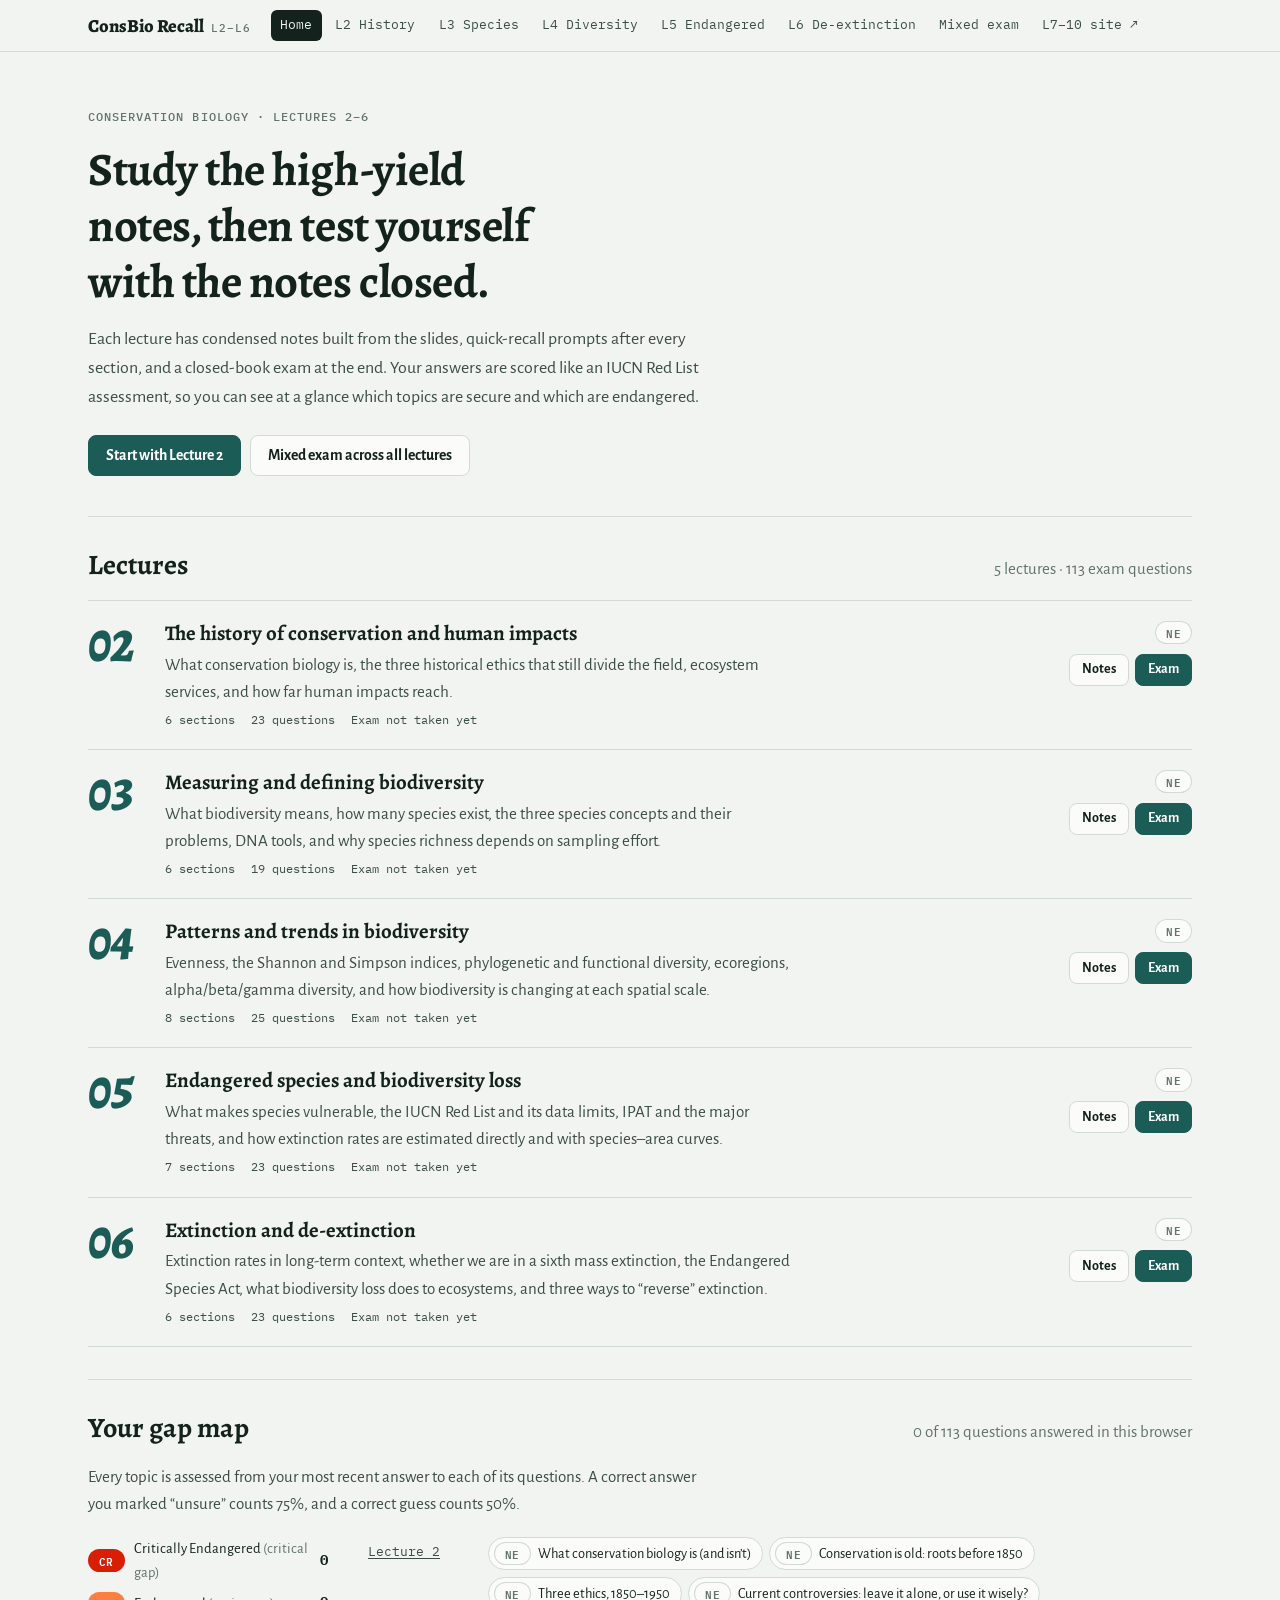
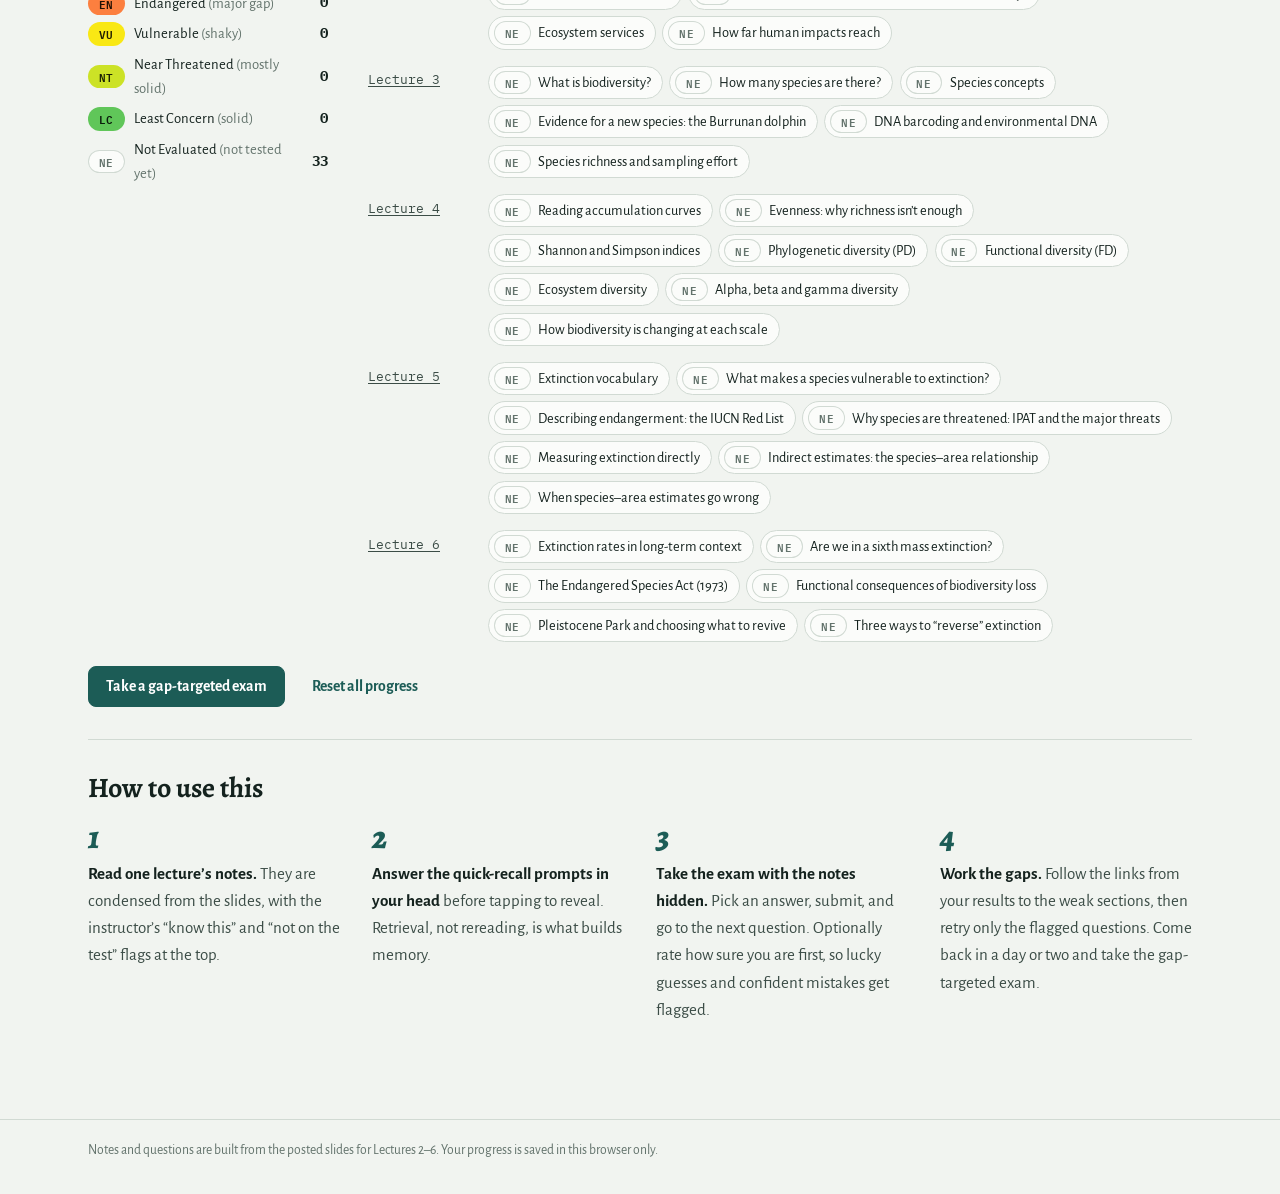
<file: index.html>
<!doctype html>
<html lang="en">
<head>
<meta charset="utf-8">
<meta name="viewport" content="width=device-width, initial-scale=1, viewport-fit=cover">
<title>Conservation Biology Recall</title>
<meta name="description" content="High-yield notes and active recall exams for Conservation Biology Lectures 2–6.">
<link rel="preconnect" href="https://fonts.googleapis.com">
<link rel="preconnect" href="https://fonts.gstatic.com" crossorigin>
<link rel="stylesheet" href="https://fonts.googleapis.com/css2?family=Alegreya:ital,wght@0,500;0,700;0,800;1,700;1,800&family=Alegreya+Sans:ital,wght@0,400;0,500;0,700;0,800;1,400&family=IBM+Plex+Mono:wght@400;500;600&display=swap">
<link rel="stylesheet" href="css/style.css">
</head>
<body>
<header class="topbar">
  <div class="topbar-in">
    <a class="brand" href="#home">ConsBio Recall <span>L2–L6</span></a>
    <nav class="topnav" aria-label="Lectures">
      <a href="#home" data-nav="home">Home</a>
      <a href="#l2" data-nav="l2">L2 History</a>
      <a href="#l3" data-nav="l3">L3 Species</a>
      <a href="#l4" data-nav="l4">L4 Diversity</a>
      <a href="#l5" data-nav="l5">L5 Endangered</a>
      <a href="#l6" data-nav="l6">L6 De-extinction</a>
      <a href="#mixed" data-nav="mixed">Mixed exam</a>
      <a href="lectures-7-10/index.html">L7–10 site ↗</a>
    </nav>
  </div>
</header>
<main class="wrap" id="app">
  <noscript><p>This study site needs JavaScript to run the exams.</p></noscript>
</main>
<footer class="site-foot">
  <p>Notes and questions are built from the posted slides for Lectures 2–6. Your progress is saved in this browser only.</p>
</footer>
<script src="js/figures.js"></script>
<script src="js/lectures/l2.js"></script>
<script src="js/lectures/l3.js"></script>
<script src="js/lectures/l4.js"></script>
<script src="js/lectures/l5.js"></script>
<script src="js/lectures/l6.js"></script>
<script src="js/app.js"></script>
</body>
</html>
</file>
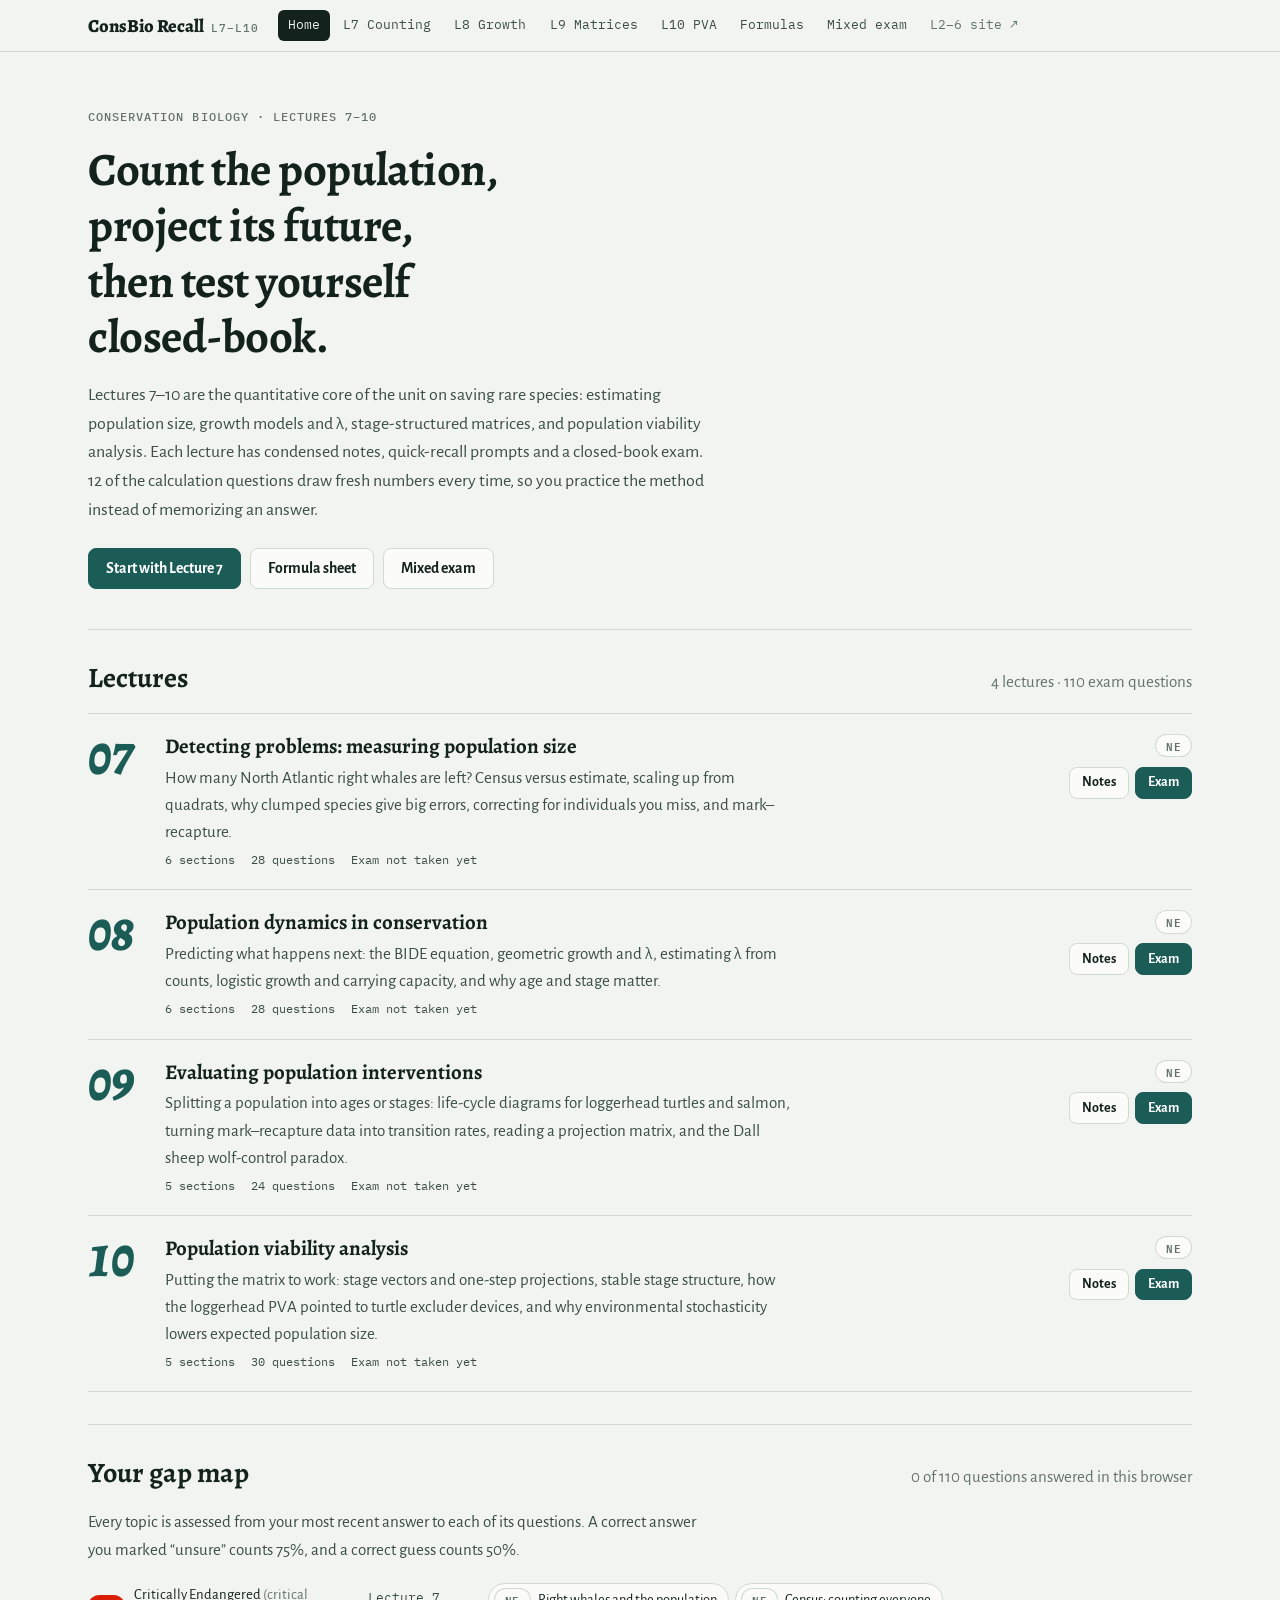
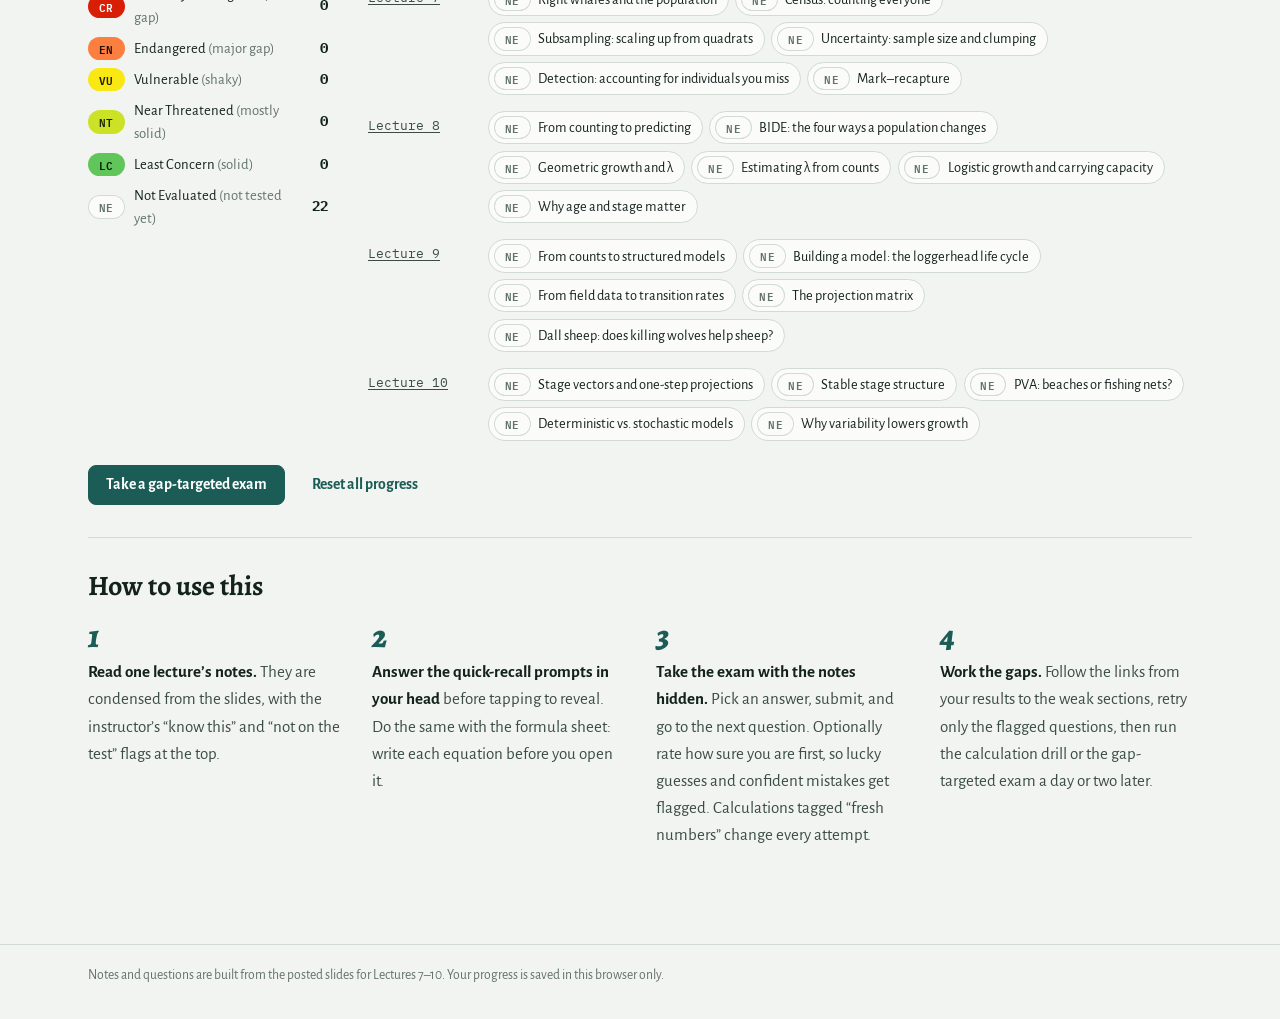
<file: lectures-7-10/index.html>
<!doctype html>
<html lang="en">
<head>
<meta charset="utf-8">
<meta name="viewport" content="width=device-width, initial-scale=1, viewport-fit=cover">
<title>ConsBio Recall L7–10</title>
<meta name="description" content="High-yield notes and active recall exams for Conservation Biology Lectures 7–10: measuring population size, growth models, stage-structured matrices and population viability analysis.">
<link rel="preconnect" href="https://fonts.googleapis.com">
<link rel="preconnect" href="https://fonts.gstatic.com" crossorigin>
<link rel="stylesheet" href="https://fonts.googleapis.com/css2?family=Alegreya:ital,wght@0,500;0,700;0,800;1,700;1,800&family=Alegreya+Sans:ital,wght@0,400;0,500;0,700;0,800;1,400&family=IBM+Plex+Mono:wght@400;500;600&display=swap">
<link rel="stylesheet" href="css/style.css">
</head>
<body>
<header class="topbar">
  <div class="topbar-in">
    <a class="brand" href="#home">ConsBio Recall <span>L7–L10</span></a>
    <nav class="topnav" aria-label="Lectures">
      <a href="#home" data-nav="home">Home</a>
      <a href="#l7" data-nav="l7">L7 Counting</a>
      <a href="#l8" data-nav="l8">L8 Growth</a>
      <a href="#l9" data-nav="l9">L9 Matrices</a>
      <a href="#l10" data-nav="l10">L10 PVA</a>
      <a href="#formulas" data-nav="formulas">Formulas</a>
      <a href="#mixed" data-nav="mixed">Mixed exam</a>
      <a class="sib" href="../index.html">L2–6 site ↗</a>
    </nav>
  </div>
</header>
<main class="wrap" id="app">
  <noscript><p>This study site needs JavaScript to run the exams.</p></noscript>
</main>
<footer class="site-foot">
  <p>Notes and questions are built from the posted slides for Lectures 7–10. Your progress is saved in this browser only.</p>
</footer>
<script src="js/gen.js"></script>
<script src="js/figures.js"></script>
<script src="js/formulas.js"></script>
<script src="js/lectures/l7.js"></script>
<script src="js/lectures/l8.js"></script>
<script src="js/lectures/l9.js"></script>
<script src="js/lectures/l10.js"></script>
<script src="js/app.js"></script>
</body>
</html>
</file>
<file: css/style.css>
/* Layout: a field-guide reading column (≈68ch) with a sticky section index on wide screens;
   lecture numerals set large in the display face are the one bold typographic move.
   Mastery chips reuse the IUCN Red List category colours. */
:root {
  --bg: #F1F4F0;
  --surface: #FBFCFA;
  --surface-2: #E6ECE7;
  --ink: #14221E;
  --ink-2: #3C4D47;
  --muted: #63736C;
  --line: #D1DAD3;
  --accent: #1C5C56;
  --accent-strong: #123F3B;
  --accent-soft: #DBEAE5;
  --on-accent: #FFFFFF;
  --mark: #F4E7AE;
  --series1: #008C7C;
  --series2: #B06A10;
  --ok: #1D7243;
  --ok-soft: #E0F1E6;
  --bad: #AE2A20;
  --bad-soft: #F8E3E0;
  --meh: #7D5A00;
  --meh-soft: #F8EFD2;

  --rl-ex: #000000; --rl-ex-ink: #FFFFFF;
  --rl-ew: #542344; --rl-ew-ink: #FFFFFF;
  --rl-cr: #D81E05; --rl-cr-ink: #FFFFFF;
  --rl-en: #FC7F3F; --rl-en-ink: #221004;
  --rl-vu: #F9E814; --rl-vu-ink: #211F02;
  --rl-nt: #CCE226; --rl-nt-ink: #1B2204;
  --rl-lc: #60C659; --rl-lc-ink: #0A1D0B;
  --rl-dd: #D1D1C6; --rl-dd-ink: #22221E;
  --rl-ne: var(--surface); --rl-ne-ink: var(--muted);

  --font-display: 'Alegreya', Georgia, 'Times New Roman', serif;
  --font-body: 'Alegreya Sans', 'Segoe UI', system-ui, -apple-system, sans-serif;
  --font-mono: 'IBM Plex Mono', ui-monospace, 'SFMono-Regular', Menlo, Consolas, monospace;

  --radius: 10px;
  --measure: 70ch;
}
@media (prefers-color-scheme: dark) {
  :root:not([data-theme="light"]) {
    --bg: #0D1513;
    --surface: #141F1C;
    --surface-2: #1B2925;
    --ink: #E1EAE5;
    --ink-2: #B4C3BC;
    --muted: #8A9A93;
    --line: #2A3934;
    --accent: #7CCEC2;
    --accent-strong: #A8E4DA;
    --accent-soft: #1A3430;
    --on-accent: #08130F;
    --mark: #45401C;
    --series1: #1FA89A;
    --series2: #BA7F1E;
    --ok: #7FD8A0;
    --ok-soft: #15301F;
    --bad: #FF9A8F;
    --bad-soft: #3A1916;
    --meh: #EFC766;
    --meh-soft: #332A12;
    color-scheme: dark;
  }
}
:root[data-theme="dark"] {
  --bg: #0D1513;
  --surface: #141F1C;
  --surface-2: #1B2925;
  --ink: #E1EAE5;
  --ink-2: #B4C3BC;
  --muted: #8A9A93;
  --line: #2A3934;
  --accent: #7CCEC2;
  --accent-strong: #A8E4DA;
  --accent-soft: #1A3430;
  --on-accent: #08130F;
  --mark: #45401C;
  --series1: #1FA89A;
  --series2: #BA7F1E;
  --ok: #7FD8A0;
  --ok-soft: #15301F;
  --bad: #FF9A8F;
  --bad-soft: #3A1916;
  --meh: #EFC766;
  --meh-soft: #332A12;
  color-scheme: dark;
}

*, *::before, *::after { box-sizing: border-box; }
[hidden] { display: none !important; }
html { -webkit-text-size-adjust: 100%; scroll-padding-top: 76px; }
body {
  margin: 0;
  background: var(--bg);
  color: var(--ink);
  font-family: var(--font-body);
  font-size: 17px;
  line-height: 1.6;
}
img { max-width: 100%; }
a { color: var(--accent); text-underline-offset: 2px; }
a:hover { color: var(--accent-strong); }
:focus-visible { outline: 2px solid var(--accent); outline-offset: 2px; border-radius: 4px; }
.q-text:focus { outline: none; }
h1, h2, h3, h4 { font-family: var(--font-display); line-height: 1.2; text-wrap: balance; margin: 0; color: var(--ink); }
h1 { font-size: clamp(2rem, 4.2vw, 2.9rem); font-weight: 700; letter-spacing: -0.01em; }
h2 { font-size: 1.75rem; font-weight: 700; }
h3 { font-size: 1.3rem; font-weight: 700; }
h4 { font-family: var(--font-body); font-size: 1.02rem; font-weight: 700; margin-top: 1.4rem; }
p { margin: 0; }
ul, ol { margin: 0; padding-left: 1.3rem; }
li + li { margin-top: 0.35rem; }
strong, b { font-weight: 700; }
.muted { color: var(--muted); }
.small { font-size: 0.88rem; }
.center { text-align: center; }
.sr-only { position: absolute; width: 1px; height: 1px; overflow: hidden; clip: rect(0 0 0 0); white-space: nowrap; }
.eyebrow {
  font-family: var(--font-mono);
  font-size: 0.72rem;
  font-weight: 500;
  letter-spacing: 0.09em;
  text-transform: uppercase;
  color: var(--muted);
}

/* ---------- chrome ---------- */
.topbar {
  position: sticky;
  top: env(safe-area-inset-top, 0px);
  z-index: 20;
  background: var(--bg);
  border-bottom: 1px solid var(--line);
}
.topbar-in {
  max-width: 1160px;
  margin: 0 auto;
  padding-inline: 16px;
  padding-block: 0.6rem;
  display: flex;
  align-items: center;
  gap: 1.25rem;
}
.brand {
  display: flex;
  align-items: baseline;
  gap: 0.45rem;
  text-decoration: none;
  color: var(--ink);
  font-family: var(--font-display);
  font-weight: 800;
  font-size: 1.15rem;
  white-space: nowrap;
}
.brand span { font-family: var(--font-mono); font-size: 0.68rem; font-weight: 500; letter-spacing: 0.08em; text-transform: uppercase; color: var(--muted); }
.topnav { display: flex; gap: 0.25rem; overflow-x: auto; scrollbar-width: none; min-width: 0; }
.topnav::-webkit-scrollbar { display: none; }
.topnav a {
  font-family: var(--font-mono);
  font-size: 0.8rem;
  text-decoration: none;
  color: var(--ink-2);
  padding: 0.35rem 0.6rem;
  border-radius: 6px;
  white-space: nowrap;
}
.topnav a:hover { background: var(--surface-2); color: var(--ink); }
.topnav a.on { background: var(--ink); color: var(--bg); }

.wrap { max-width: 1160px; margin: 0 auto; padding-inline: 16px; padding-block: 2rem 4rem; }
@media (min-width: 700px) { .wrap, .topbar-in { padding-inline: 28px; } }

.site-foot { border-top: 1px solid var(--line); }
.site-foot p { max-width: 1160px; margin: 0 auto; padding-inline: 16px; padding-block: 1.25rem 2rem; font-size: 0.85rem; color: var(--muted); }
@media (min-width: 700px) { .site-foot p { padding-inline: 28px; } }

/* ---------- buttons ---------- */
.btn {
  display: inline-flex;
  align-items: center;
  justify-content: center;
  gap: 0.4rem;
  font: inherit;
  font-weight: 700;
  font-size: 0.98rem;
  line-height: 1.2;
  padding: 0.62rem 1.05rem;
  border-radius: 8px;
  border: 1px solid var(--line);
  background: var(--surface);
  color: var(--ink);
  text-decoration: none;
  cursor: pointer;
  transition: background-color .15s, border-color .15s, transform .1s;
}
.btn:hover { border-color: var(--ink-2); color: var(--ink); }
.btn:active { transform: translateY(1px); }
.btn.primary { background: var(--accent); border-color: var(--accent); color: var(--on-accent); }
.btn.primary:hover { background: var(--accent-strong); border-color: var(--accent-strong); color: var(--on-accent); }
.btn.ghost { background: transparent; border-color: transparent; color: var(--accent); }
.btn.ghost:hover { background: var(--surface-2); }
.btn.small { padding: 0.4rem 0.75rem; font-size: 0.88rem; }
.btn.big { padding: 0.8rem 1.4rem; font-size: 1.05rem; }
.btn.danger { background: var(--bad-soft); border-color: var(--bad); color: var(--bad); }
.btn[disabled] { opacity: 0.45; cursor: not-allowed; transform: none; }

/* ---------- Red List chips ---------- */
.rl {
  display: inline-flex;
  align-items: center;
  justify-content: center;
  flex: none;
  min-width: 2.3rem;
  height: 1.45rem;
  padding: 0 0.35rem;
  border-radius: 999px;
  font-family: var(--font-mono);
  font-size: 0.7rem;
  font-weight: 600;
  letter-spacing: 0.04em;
  line-height: 1;
}
.rl-ex { background: var(--rl-ex); color: var(--rl-ex-ink); box-shadow: inset 0 0 0 1px var(--muted); }
.rl-ew { background: var(--rl-ew); color: var(--rl-ew-ink); }
.rl-cr { background: var(--rl-cr); color: var(--rl-cr-ink); }
.rl-en { background: var(--rl-en); color: var(--rl-en-ink); }
.rl-vu { background: var(--rl-vu); color: var(--rl-vu-ink); }
.rl-nt { background: var(--rl-nt); color: var(--rl-nt-ink); }
.rl-lc { background: var(--rl-lc); color: var(--rl-lc-ink); }
.rl-dd { background: var(--rl-dd); color: var(--rl-dd-ink); }
.rl-ne { background: var(--rl-ne); color: var(--rl-ne-ink); box-shadow: inset 0 0 0 1px var(--line); }
.rl-exam { background: var(--accent); color: var(--on-accent); font-size: 0.8rem; }

/* ---------- home ---------- */
.hero { max-width: 52rem; padding-block: 1.5rem 2.5rem; display: grid; grid-template-columns: minmax(0, 1fr); gap: 1rem; }
.hero h1 { max-width: 20ch; }
.lede { font-size: 1.12rem; color: var(--ink-2); max-width: var(--measure); }
.hero-actions { display: flex; flex-wrap: wrap; gap: 0.6rem; margin-top: 0.5rem; }

.block { padding-block: 2rem; border-top: 1px solid var(--line); }
.block-head { display: flex; flex-wrap: wrap; align-items: baseline; justify-content: space-between; gap: 0.5rem 1rem; margin-bottom: 1.1rem; }
.block-intro { color: var(--ink-2); max-width: var(--measure); margin-bottom: 1.25rem; }

.lec-list { list-style: none; padding: 0; display: grid; gap: 0; }
.lec-list li + li { margin-top: 0; }
.lec-row {
  display: grid;
  grid-template-columns: auto minmax(0, 1fr) auto;
  gap: 0.4rem 1.5rem;
  align-items: start;
  padding-block: 1.25rem;
  border-bottom: 1px solid var(--line);
}
.lec-row:first-child { border-top: 1px solid var(--line); }
.lec-num {
  font-family: var(--font-display);
  font-style: italic;
  font-weight: 800;
  font-size: 3.2rem;
  line-height: 0.9;
  color: var(--accent);
  text-decoration: none;
  font-variant-numeric: tabular-nums lining-nums;
  min-width: 2.2ch;
}
.lec-body { min-width: 0; display: grid; gap: 0.3rem; }
.lec-body h3 a { color: var(--ink); text-decoration: none; }
.lec-body h3 a:hover { color: var(--accent); }
.lec-body > p { color: var(--ink-2); max-width: var(--measure); }
.lec-meta { display: flex; flex-wrap: wrap; gap: 0.25rem 1rem; font-family: var(--font-mono); font-size: 0.75rem; color: var(--muted); }
.lec-side { display: grid; justify-items: end; gap: 0.6rem; }
.lec-links { display: flex; gap: 0.4rem; }
@media (max-width: 720px) {
  .lec-row { grid-template-columns: auto minmax(0, 1fr); }
  .lec-num { font-size: 2.4rem; }
  .lec-side { grid-column: 2; justify-items: start; grid-auto-flow: column; align-items: center; justify-content: start; }
}

.gap-wrap { display: grid; grid-template-columns: 15rem minmax(0, 1fr); gap: 1.5rem 2.5rem; align-items: start; }
@media (max-width: 820px) { .gap-wrap { grid-template-columns: minmax(0, 1fr); } }
.legend { list-style: none; padding: 0; display: grid; gap: 0.45rem; font-size: 0.92rem; }
.legend li { display: grid; grid-template-columns: auto minmax(0, 1fr) auto; gap: 0.6rem; align-items: center; margin: 0; }
.legend b { font-family: var(--font-mono); font-size: 0.85rem; font-variant-numeric: tabular-nums; }
.gap-rows { display: grid; gap: 1rem; min-width: 0; }
.gap-row { display: grid; grid-template-columns: 6.5rem minmax(0, 1fr); gap: 0.4rem 1rem; align-items: start; }
@media (max-width: 560px) { .gap-row { grid-template-columns: minmax(0, 1fr); } }
.gap-lec { font-family: var(--font-mono); font-size: 0.8rem; padding-top: 0.3rem; }
.gap-lec a { color: var(--ink-2); }
.gap-list { list-style: none; padding: 0; display: flex; flex-wrap: wrap; gap: 0.4rem; }
.gap-list li { margin: 0; }
.gap {
  display: inline-flex;
  align-items: center;
  gap: 0.45rem;
  padding: 0.25rem 0.7rem 0.25rem 0.3rem;
  border: 1px solid var(--line);
  border-radius: 999px;
  background: var(--surface);
  color: var(--ink);
  text-decoration: none;
  font-size: 0.9rem;
}
.gap:hover { border-color: var(--ink-2); color: var(--ink); }
.gap-actions { display: flex; flex-wrap: wrap; gap: 0.6rem; margin-top: 1.5rem; }

.steps { counter-reset: s; list-style: none; padding: 0; display: grid; grid-template-columns: repeat(auto-fit, minmax(14rem, 1fr)); gap: 1.25rem 2rem; margin-top: 1rem; }
.steps li { counter-increment: s; margin: 0; color: var(--ink-2); }
.steps li::before {
  content: counter(s);
  display: block;
  font-family: var(--font-display);
  font-style: italic;
  font-weight: 800;
  font-size: 2rem;
  line-height: 1;
  color: var(--accent);
  margin-bottom: 0.4rem;
}
.steps strong { color: var(--ink); }

/* ---------- lecture page ---------- */
.lec-head { display: grid; grid-template-columns: auto minmax(0, 1fr); gap: 0.5rem 2rem; padding-block: 0.5rem 2rem; border-bottom: 1px solid var(--line); }
.lec-label { display: grid; justify-items: start; font-family: var(--font-mono); font-size: 0.72rem; letter-spacing: 0.09em; text-transform: uppercase; color: var(--muted); }
.lec-big {
  font-family: var(--font-display);
  font-style: italic;
  font-weight: 800;
  font-size: clamp(4.5rem, 11vw, 7.5rem);
  line-height: 0.85;
  letter-spacing: -0.02em;
  text-transform: none;
  color: var(--accent);
}
.lec-head-text { display: grid; gap: 0.8rem; align-content: start; min-width: 0; }
.meta { display: flex; flex-wrap: wrap; gap: 0.5rem 2rem; margin: 0.3rem 0 0; }
.meta div { display: grid; gap: 0.1rem; }
.meta dt { font-family: var(--font-mono); font-size: 0.7rem; letter-spacing: 0.09em; text-transform: uppercase; color: var(--muted); }
.meta dd { margin: 0; color: var(--ink-2); font-size: 0.95rem; }
@media (max-width: 640px) {
  .lec-head { grid-template-columns: minmax(0, 1fr); }
  .lec-label { grid-auto-flow: column; justify-content: start; align-items: end; gap: 0.6rem; }
  .lec-big { font-size: 4rem; }
}

.lec-layout { display: grid; grid-template-columns: 15.5rem minmax(0, 1fr); gap: 3rem; padding-top: 2rem; }
@media (max-width: 960px) { .lec-layout { grid-template-columns: minmax(0, 1fr); gap: 1.5rem; } }
.toc { position: sticky; top: calc(env(safe-area-inset-top, 0px) + 72px); align-self: start; max-height: calc(100vh - 96px); overflow-y: auto; }
@media (max-width: 960px) { .toc { position: static; max-height: none; padding: 1rem; border: 1px solid var(--line); border-radius: var(--radius); background: var(--surface); } }
.toc ol { list-style: none; padding: 0; margin-top: 0.6rem; display: grid; gap: 0.15rem; }
.toc li { margin: 0; }
.toc a { display: flex; align-items: flex-start; gap: 0.55rem; padding: 0.35rem 0.4rem; border-radius: 6px; color: var(--ink-2); text-decoration: none; font-size: 0.93rem; line-height: 1.35; }
.toc a:hover { background: var(--surface-2); color: var(--ink); }
.toc a > span:first-child { padding-top: 0.05rem; }
.toc-exam { margin-top: 0.4rem !important; padding-top: 0.4rem; border-top: 1px solid var(--line); }
.toc-exam a { color: var(--accent); font-weight: 700; }
.lecture.testing .toc li:not(.toc-exam) { opacity: 0.45; }

.lec-main { min-width: 0; max-width: 46rem; }
.notes { display: grid; gap: 0; }
.note-sec { padding-block: 2.2rem; border-bottom: 1px solid var(--line); display: grid; gap: 1rem; }
.note-sec:first-of-type { padding-top: 1.5rem; }
.note-sec > h2 { margin-bottom: 0.2rem; }
.note-sec p, .note-sec li { color: var(--ink-2); }
.note-sec strong, .note-sec b { color: var(--ink); }

.flags { padding: 1.1rem 1.25rem; background: var(--surface); border: 1px solid var(--line); border-radius: var(--radius); }
.flags ul { list-style: none; padding: 0; margin-top: 0.7rem; display: grid; gap: 0.7rem; }
.flags li { margin: 0; display: grid; grid-template-columns: 8.2rem minmax(0, 1fr); gap: 0.8rem; align-items: baseline; color: var(--ink-2); font-size: 0.97rem; }
@media (max-width: 520px) { .flags li { grid-template-columns: minmax(0, 1fr); gap: 0.2rem; } }
.flag-l { font-family: var(--font-mono); font-size: 0.7rem; font-weight: 600; letter-spacing: 0.06em; text-transform: uppercase; }
.flag-know .flag-l { color: var(--accent); }
.flag-skip .flag-l { color: var(--muted); text-decoration: line-through; text-decoration-thickness: 1px; }
.flag-note .flag-l { color: var(--meh); }

.keylist { display: grid; gap: 0.55rem; }
.keylist li { margin: 0; }
.callout { background: var(--accent-soft); color: var(--ink); padding: 0.85rem 1rem; border-radius: 8px; }
.note-sec .callout, .note-sec .callout strong { color: var(--ink); }
.callout.warn { background: var(--meh-soft); }
.definition { font-size: 1.08rem; padding: 0.2rem 0 0.2rem 1rem; border-left: 3px solid var(--accent); }
.note-sec .definition { color: var(--ink); }
.scenario { font-style: italic; }
.nw { white-space: nowrap; }
.formula { font-family: var(--font-display); font-size: clamp(1.2rem, 4.5vw, 1.5rem); text-align: center; color: var(--ink) !important; padding-block: 0.4rem; }

.table-wrap { overflow-x: auto; border: 1px solid var(--line); border-radius: var(--radius); background: var(--surface); }
table { width: 100%; border-collapse: collapse; font-size: 0.93rem; }
th, td { text-align: left; vertical-align: top; padding: 0.6rem 0.8rem; border-bottom: 1px solid var(--line); color: var(--ink-2); }
tbody tr:last-child td { border-bottom: 0; }
th { font-family: var(--font-mono); font-size: 0.7rem; font-weight: 600; letter-spacing: 0.06em; text-transform: uppercase; color: var(--muted); background: var(--surface-2); }
td strong { color: var(--ink); }
tr.hl td { background: var(--mark); color: var(--ink); }
table.num td, td.num, th.num { font-variant-numeric: tabular-nums; }
table.ethics td:first-child, table.methods td:first-child { min-width: 9rem; }
table.methods { min-width: 44rem; }
td.yes { color: var(--ok); font-weight: 700; }
td.no { color: var(--ink-2); }
.trend { font-family: var(--font-mono); font-size: 0.8rem; font-weight: 600; white-space: nowrap; }
.trend.down { color: var(--bad); }
.trend.up { color: var(--ok); }
.trend.flat { color: var(--muted); }

.compare { display: grid; grid-template-columns: repeat(auto-fit, minmax(16rem, 1fr)); gap: 1rem; }
.compare-col { padding: 1rem 1.1rem; border: 1px solid var(--line); border-radius: var(--radius); background: var(--surface); display: grid; gap: 0.55rem; align-content: start; min-width: 0; }
.compare-col h4 { margin: 0; }
.compare-col ul, .compare-col ol { display: grid; gap: 0.4rem; }
.compare-col li { margin: 0; }

.svc-grid { display: grid; grid-template-columns: repeat(auto-fit, minmax(13rem, 1fr)); gap: 0.75rem; }
.svc { padding: 0.9rem 1rem; border: 1px solid var(--line); border-radius: var(--radius); background: var(--surface); display: grid; gap: 0.4rem; align-content: start; }
.svc.wide { grid-column: 1 / -1; }
.svc .eyebrow { color: var(--accent); font-weight: 600; }
.svc .ex { font-size: 0.88rem; color: var(--muted) !important; font-style: italic; }

.stats { display: grid; grid-template-columns: repeat(auto-fit, minmax(10rem, 1fr)); gap: 0.75rem; }
.stat { padding: 0.9rem 1rem; border: 1px solid var(--line); border-radius: var(--radius); background: var(--surface); display: grid; gap: 0.2rem; }
.stat-n { font-family: var(--font-display); font-weight: 800; font-size: 1.9rem; line-height: 1.1; color: var(--accent); font-variant-numeric: lining-nums; }
.stat-l { font-size: 0.9rem; color: var(--ink-2); }

.traits { display: grid; grid-template-columns: repeat(auto-fit, minmax(14rem, 1fr)); gap: 0.5rem; }
.traits > div { padding: 0.7rem 0.9rem; border: 1px solid var(--line); border-radius: 8px; background: var(--surface); color: var(--ink-2); display: grid; gap: 0.15rem; }
.traits span { font-family: var(--font-mono); font-size: 0.72rem; color: var(--muted); }

.chain { list-style: none; padding: 0; display: flex; flex-wrap: wrap; gap: 0.35rem; align-items: center; }
.chain li { margin: 0; padding: 0.3rem 0.7rem; border: 1px solid var(--line); border-radius: 999px; background: var(--surface); font-family: var(--font-mono); font-size: 0.82rem; color: var(--ink-2); }
.chain li + li::before { content: '→'; margin-right: 0.6rem; margin-left: -0.3rem; color: var(--muted); }
.chain li.hl { background: var(--accent); border-color: var(--accent); color: var(--on-accent); }

.redlist { list-style: none; padding: 0; display: grid; gap: 0.3rem; }
.redlist li { margin: 0; display: flex; align-items: center; gap: 0.7rem; color: var(--ink-2); padding: 0.2rem 0.5rem; border-radius: 6px; }
.redlist li.threat { background: var(--surface-2); color: var(--ink); font-weight: 700; }

.timeline { list-style: none; padding: 0; display: grid; gap: 0.5rem; }
.timeline li { margin: 0; display: grid; grid-template-columns: 3.4rem minmax(0, 1fr); gap: 0.8rem; }
.timeline b { font-family: var(--font-mono); font-size: 0.85rem; color: var(--accent); padding-top: 0.1rem; }

.terms { display: grid; grid-template-columns: 13rem minmax(0, 1fr); gap: 0.5rem 1.25rem; margin: 0; }
.terms dt { font-weight: 700; color: var(--ink); }
.terms dd { margin: 0; color: var(--ink-2); }
@media (max-width: 560px) { .terms { grid-template-columns: minmax(0, 1fr); gap: 0.1rem; } .terms dd { margin-bottom: 0.6rem; } }

details.more { border: 1px solid var(--line); border-radius: 8px; padding: 0.6rem 0.9rem; background: var(--surface); }
details.more summary { cursor: pointer; font-weight: 700; color: var(--ink-2); }
details.more ol { margin-top: 0.6rem; }

/* figures */
.fig { margin: 0.4rem 0; padding: 1rem; border: 1px solid var(--line); border-radius: var(--radius); background: var(--surface); display: grid; gap: 0.6rem; min-width: 0; }
.fig-scroll { overflow-x: auto; }
.fig svg { display: block; width: 100%; min-width: 420px; max-width: 640px; height: auto; margin: 0 auto; }
.fig figcaption { font-size: 0.88rem; color: var(--muted); }
.fig text { font-family: var(--font-mono); font-size: 12px; fill: var(--ink-2); }
.fig .t-strong { font-family: var(--font-body); font-size: 13.5px; font-weight: 500; fill: var(--ink); }
.fig .t-muted { font-size: 11px; fill: var(--muted); }
.fig .t-num { font-size: 11.5px; fill: var(--ink-2); font-variant-numeric: tabular-nums; }
.fig .t-accent { font-family: var(--font-body); font-size: 13.5px; font-weight: 700; fill: var(--accent-strong); }
.fig .t-tip { font-family: var(--font-display); font-size: 17px; font-weight: 800; fill: var(--ink); }
.fig .stroke-muted { stroke: var(--muted); stroke-width: 1.5; fill: none; }
.fig .stroke-ink { stroke: var(--ink-2); stroke-width: 1.2; fill: none; }
.fig .stroke-accent { stroke: var(--accent); stroke-width: 1.5; }
.fig .stroke-series2 { stroke: var(--series2); stroke-width: 3; fill: none; }
.fig .fill-soft { fill: var(--accent-soft); }
.fig .fill-muted { fill: var(--muted); }
.fig .fill-series1 { fill: var(--series1); }
.fig .line-series1 { stroke: var(--series1); stroke-width: 2.5; fill: none; stroke-linejoin: round; stroke-linecap: round; }
.fig .line-series2 { stroke: var(--series2); stroke-width: 2.5; fill: none; stroke-linejoin: round; stroke-linecap: round; }
.fig .series1-fill { fill: var(--series1); }
.fig .series2-fill { fill: var(--series2); }
.fig .ring { stroke: var(--surface); stroke-width: 2; }
.fig .grid { stroke: var(--line); stroke-width: 1; }
.fig .dash { stroke-dasharray: 4 4; }
.fig .branch { stroke: var(--ink); stroke-width: 3; stroke-linecap: square; fill: none; }
.fig .branch.conn { stroke: var(--muted); stroke-width: 1.5; stroke-dasharray: 2 3; }
.sites-fig { justify-items: center; }
.sites { display: flex; flex-wrap: wrap; gap: 0.7rem; justify-content: center; }
.site {
  width: 5.4rem; height: 4rem;
  border: 2px solid var(--series2);
  border-radius: 4px;
  display: flex; flex-wrap: wrap; align-content: center; justify-content: center;
  gap: 0 0.55rem;
  font-family: var(--font-display); font-weight: 800; font-size: 1.15rem; color: var(--ink);
}
.fig-pair { display: grid; grid-template-columns: repeat(auto-fit, minmax(15rem, 1fr)); gap: 0.75rem; }

/* quick recall cards */
.recall-set { display: grid; gap: 0.45rem; margin-top: 0.6rem; }
.recall-set .eyebrow { margin-bottom: 0.2rem; }
details.rc { border: 1px solid var(--line); border-radius: 8px; background: var(--surface); }
details.rc summary {
  list-style: none;
  cursor: pointer;
  display: grid;
  grid-template-columns: auto minmax(0, 1fr) auto;
  gap: 0.75rem;
  align-items: baseline;
  padding: 0.7rem 0.9rem;
  color: var(--ink);
  font-weight: 500;
}
details.rc summary::-webkit-details-marker { display: none; }
.rc-n { font-family: var(--font-mono); font-size: 0.75rem; color: var(--muted); }
.rc-hint { font-family: var(--font-mono); font-size: 0.7rem; letter-spacing: 0.06em; text-transform: uppercase; color: var(--accent); white-space: nowrap; }
details.rc[open] .rc-hint { color: var(--muted); }
details.rc[open] .rc-hint::after { content: 'ed'; }
.rc-a { padding: 0 0.9rem 0.8rem 2.35rem; color: var(--ink-2); }
details.rc[open] { border-color: var(--accent); }

.notes-hidden { padding: 1rem 1.2rem; border: 1px dashed var(--line); border-radius: var(--radius); display: grid; gap: 0.6rem; justify-items: start; color: var(--ink-2); margin-bottom: 1.5rem; }
.pager { display: grid; grid-template-columns: 1fr 1fr; gap: 0.75rem; margin-top: 2.5rem; }
.pager a { display: grid; gap: 0.1rem; padding: 0.9rem 1rem; border: 1px solid var(--line); border-radius: var(--radius); text-decoration: none; color: var(--ink); font-weight: 700; }
.pager a:hover { border-color: var(--ink-2); }
.pager a .muted { font-family: var(--font-mono); font-size: 0.75rem; font-weight: 400; }
.pager a.next { text-align: right; }

/* ---------- exam ---------- */
.exam-panel { margin-top: 2.5rem; }
.exam-intro {
  padding: clamp(1.25rem, 3vw, 2rem);
  border-radius: 14px;
  background: var(--ink);
  color: var(--bg);
  display: grid;
  gap: 0.9rem;
  justify-items: start;
}
.exam-intro h2 { color: var(--bg); font-size: clamp(1.5rem, 3vw, 2rem); }
.exam-intro .eyebrow, .exam-intro .muted { color: var(--line); }
.exam-intro p { max-width: var(--measure); }
.exam-rules { display: grid; gap: 0.4rem; font-size: 0.95rem; }
.exam-rules li { margin: 0; }
.exam-intro .btn.primary { background: var(--bg); border-color: var(--bg); color: var(--ink); }
.exam-intro .btn.primary:hover { background: var(--surface-2); border-color: var(--surface-2); color: var(--ink); }

.exam-card { padding: clamp(1.1rem, 3vw, 1.75rem); border: 1px solid var(--line); border-radius: 14px; background: var(--surface); display: grid; gap: 1rem; }
.exam-top { display: flex; flex-wrap: wrap; justify-content: space-between; gap: 0.5rem; align-items: center; }
.exam-count { font-family: var(--font-mono); font-size: 0.78rem; color: var(--muted); font-variant-numeric: tabular-nums; }
.exam-tags { display: flex; gap: 0.35rem; flex-wrap: wrap; }
.tag { font-family: var(--font-mono); font-size: 0.7rem; padding: 0.15rem 0.5rem; border-radius: 999px; background: var(--surface-2); color: var(--ink-2); }
.tag.stretch { background: var(--meh-soft); color: var(--meh); }
.progress { height: 4px; border-radius: 4px; background: var(--surface-2); overflow: hidden; }
.progress span { display: block; height: 100%; background: var(--accent); transition: width .3s; }
.q-topic { font-family: var(--font-mono); font-size: 0.75rem; color: var(--muted); }
.q-text { font-family: var(--font-body); font-size: 1.22rem; font-weight: 700; line-height: 1.4; }
.q-fig .fig { margin: 0; }

.opts { display: grid; gap: 0.5rem; }
.opt {
  display: grid;
  grid-template-columns: auto minmax(0, 1fr);
  gap: 0.8rem;
  align-items: start;
  text-align: left;
  font: inherit;
  color: var(--ink);
  background: var(--bg);
  border: 1.5px solid var(--line);
  border-radius: 10px;
  padding: 0.7rem 0.9rem;
  cursor: pointer;
  transition: border-color .12s, background-color .12s;
}
.opt:hover:not([disabled]) { border-color: var(--ink-2); }
.opt-key { font-family: var(--font-mono); font-size: 0.78rem; font-weight: 600; width: 1.6rem; height: 1.6rem; border-radius: 50%; display: inline-flex; align-items: center; justify-content: center; background: var(--surface-2); color: var(--ink-2); }
.opt-text { padding-top: 0.08rem; }
.opt.sel { border-color: var(--accent); background: var(--accent-soft); }
.opt.sel .opt-key { background: var(--accent); color: var(--on-accent); }
.opt[disabled] { cursor: default; }
.opt.right { border-color: var(--ok); background: var(--ok-soft); }
.opt.right .opt-key { background: var(--ok); color: var(--surface); }
.opt.wrong { border-color: var(--bad); background: var(--bad-soft); }
.opt.wrong .opt-key { background: var(--bad); color: var(--surface); }

.conf { display: flex; flex-wrap: wrap; align-items: center; gap: 0.4rem; }
.conf-l { font-size: 0.92rem; color: var(--ink-2); margin-right: 0.3rem; }
.chip {
  font: inherit;
  font-size: 0.88rem;
  font-weight: 700;
  padding: 0.3rem 0.8rem;
  border-radius: 999px;
  border: 1.5px solid var(--line);
  background: var(--bg);
  color: var(--ink-2);
  cursor: pointer;
}
.chip:hover:not([disabled]) { border-color: var(--ink-2); }
.chip.sel { background: var(--ink); border-color: var(--ink); color: var(--bg); }
.chip[disabled] { cursor: default; }
.chip[disabled]:not(.sel) { opacity: 0.5; }

.num-row { display: flex; flex-wrap: wrap; align-items: center; gap: 0.6rem; }
.num-row label { font-weight: 700; }
.num-row input, textarea {
  font: inherit;
  color: var(--ink);
  background: var(--bg);
  border: 1.5px solid var(--line);
  border-radius: 8px;
  padding: 0.55rem 0.75rem;
}
.num-row input { width: 9rem; font-family: var(--font-mono); font-variant-numeric: tabular-nums; }
.num-row input:focus, textarea:focus { outline: none; border-color: var(--accent); }
.num-row input.right { border-color: var(--ok); background: var(--ok-soft); }
.num-row input.wrong { border-color: var(--bad); background: var(--bad-soft); }
.unit { font-family: var(--font-mono); color: var(--muted); }
textarea { width: 100%; resize: vertical; min-height: 7rem; line-height: 1.5; }
textarea[readonly] { background: var(--surface-2); }

.q-actions { display: flex; flex-wrap: wrap; gap: 0.6rem; align-items: center; }
.q-hint { font-size: 0.88rem; }
.fb-slot { display: grid; gap: 0.9rem; }
.fb-slot:empty { display: none; }
.fb { padding: 0.9rem 1.05rem; border-radius: 10px; display: grid; gap: 0.45rem; }
.fb.ok { background: var(--ok-soft); }
.fb.bad { background: var(--bad-soft); }
.fb.meh { background: var(--meh-soft); }
.fb-head { font-weight: 800; }
.fb.ok .fb-head { color: var(--ok); }
.fb.bad .fb-head { color: var(--bad); }
.fb.meh .fb-head { color: var(--meh); }
.fb p { color: var(--ink); }
.key-box { display: grid; gap: 0.4rem; padding: 0.9rem 1.05rem; border-radius: 10px; background: var(--accent-soft); }
.key { color: var(--ink); line-height: 1.55; }
.points { border: 1px solid var(--line); border-radius: 10px; padding: 0.8rem 1rem; margin: 0; display: grid; gap: 0.45rem; }
.points legend { font-weight: 700; padding: 0 0.3rem; }
.points label { display: grid; grid-template-columns: auto minmax(0, 1fr); gap: 0.6rem; align-items: start; cursor: pointer; color: var(--ink-2); }
.points input { width: 1.1rem; height: 1.1rem; margin-top: 0.2rem; accent-color: var(--accent); }

/* results */
.results { padding: clamp(1.1rem, 3vw, 1.75rem); border: 1px solid var(--line); border-radius: 14px; background: var(--surface); display: grid; gap: 1.1rem; }
.results h3 { margin-top: 0.6rem; }
.score-row { display: flex; flex-wrap: wrap; align-items: center; gap: 0.5rem 1.5rem; }
.score-big { font-family: var(--font-display); font-weight: 800; font-size: clamp(3.4rem, 9vw, 5rem); line-height: 1; color: var(--accent); font-variant-numeric: tabular-nums lining-nums; }
.score-side { display: grid; gap: 0.3rem; color: var(--ink-2); }
.score-side .rl { vertical-align: middle; }
.flag-summary { list-style: none; padding: 0; display: flex; flex-wrap: wrap; gap: 0.5rem 1.2rem; }
.flag-summary li { margin: 0; display: flex; gap: 0.4rem; align-items: center; color: var(--ink-2); }
.flagchip { font-family: var(--font-mono); font-size: 0.72rem; font-weight: 600; padding: 0.15rem 0.55rem; border-radius: 999px; background: var(--surface-2); color: var(--ink); }
.f-misconception, .rv-misconception .flagchip { background: var(--rl-cr); color: var(--rl-cr-ink); }
.f-missed, .rv-missed .flagchip { background: var(--bad-soft); color: var(--bad); }
.f-partial, .rv-partial .flagchip { background: var(--meh-soft); color: var(--meh); }
.f-lucky, .rv-lucky .flagchip { background: var(--meh-soft); color: var(--meh); }
.all-clear { padding: 0.8rem 1rem; border-radius: 10px; background: var(--ok-soft); color: var(--ink); }
.topic-table td { vertical-align: middle; }
.topic-table td:first-child { width: 3.2rem; }
.bar-cell { width: 30%; min-width: 7rem; }
.bar { display: block; height: 8px; border-radius: 4px; background: var(--surface-2); overflow: hidden; }
.bar span { display: block; height: 100%; background: var(--series1); border-radius: 4px; }
.review { list-style: none; padding: 0; display: grid; gap: 0.8rem; }
.rv { margin: 0 !important; padding: 0.9rem 1.05rem; border: 1px solid var(--line); border-radius: 10px; background: var(--bg); display: grid; gap: 0.45rem; }
.rv-flag { display: flex; flex-wrap: wrap; gap: 0.5rem; align-items: center; }
.rv-q { font-weight: 700; color: var(--ink); }
.rv-a, .rv-why { color: var(--ink-2); }
.rv .key { padding: 0.6rem 0.8rem; border-radius: 8px; background: var(--accent-soft); }
.rv-link a { font-weight: 700; }
.results-actions { margin-top: 0.4rem; }

/* mixed page */
.mixed { display: grid; grid-template-columns: minmax(0, 1fr); gap: 1rem; }
.mixed .lede { margin-bottom: 0.5rem; }
.mixed-grid { display: grid; grid-template-columns: repeat(auto-fit, minmax(16rem, 1fr)); gap: 1rem; max-width: 52rem; }
.mixed-opt { padding: 1.25rem; border: 1px solid var(--line); border-radius: var(--radius); background: var(--surface); display: grid; gap: 0.7rem; align-content: start; justify-items: start; }
.mixed-opt p { color: var(--ink-2); }
.mixed .exam-panel { max-width: 46rem; margin-top: 1rem; }

@media (prefers-reduced-motion: reduce) {
  *, *::before, *::after { transition: none !important; animation: none !important; scroll-behavior: auto !important; }
}
</file>
<file: lectures-7-10/css/style.css>
/* Layout: a field-guide reading column (≈68ch) with a sticky section index on wide screens;
   lecture numerals set large in the display face are the one bold typographic move.
   Mastery chips reuse the IUCN Red List category colours. */
:root {
  --bg: #F1F4F0;
  --surface: #FBFCFA;
  --surface-2: #E6ECE7;
  --ink: #14221E;
  --ink-2: #3C4D47;
  --muted: #63736C;
  --line: #D1DAD3;
  --accent: #1C5C56;
  --accent-strong: #123F3B;
  --accent-soft: #DBEAE5;
  --on-accent: #FFFFFF;
  --mark: #F4E7AE;
  --series1: #008C7C;
  --series2: #B06A10;
  --ok: #1D7243;
  --ok-soft: #E0F1E6;
  --bad: #AE2A20;
  --bad-soft: #F8E3E0;
  --meh: #7D5A00;
  --meh-soft: #F8EFD2;

  --rl-ex: #000000; --rl-ex-ink: #FFFFFF;
  --rl-ew: #542344; --rl-ew-ink: #FFFFFF;
  --rl-cr: #D81E05; --rl-cr-ink: #FFFFFF;
  --rl-en: #FC7F3F; --rl-en-ink: #221004;
  --rl-vu: #F9E814; --rl-vu-ink: #211F02;
  --rl-nt: #CCE226; --rl-nt-ink: #1B2204;
  --rl-lc: #60C659; --rl-lc-ink: #0A1D0B;
  --rl-dd: #D1D1C6; --rl-dd-ink: #22221E;
  --rl-ne: var(--surface); --rl-ne-ink: var(--muted);

  --font-display: 'Alegreya', Georgia, 'Times New Roman', serif;
  --font-body: 'Alegreya Sans', 'Segoe UI', system-ui, -apple-system, sans-serif;
  --font-mono: 'IBM Plex Mono', ui-monospace, 'SFMono-Regular', Menlo, Consolas, monospace;

  --radius: 10px;
  --measure: 70ch;
}
@media (prefers-color-scheme: dark) {
  :root:not([data-theme="light"]) {
    --bg: #0D1513;
    --surface: #141F1C;
    --surface-2: #1B2925;
    --ink: #E1EAE5;
    --ink-2: #B4C3BC;
    --muted: #8A9A93;
    --line: #2A3934;
    --accent: #7CCEC2;
    --accent-strong: #A8E4DA;
    --accent-soft: #1A3430;
    --on-accent: #08130F;
    --mark: #45401C;
    --series1: #1FA89A;
    --series2: #BA7F1E;
    --ok: #7FD8A0;
    --ok-soft: #15301F;
    --bad: #FF9A8F;
    --bad-soft: #3A1916;
    --meh: #EFC766;
    --meh-soft: #332A12;
    color-scheme: dark;
  }
}
:root[data-theme="dark"] {
  --bg: #0D1513;
  --surface: #141F1C;
  --surface-2: #1B2925;
  --ink: #E1EAE5;
  --ink-2: #B4C3BC;
  --muted: #8A9A93;
  --line: #2A3934;
  --accent: #7CCEC2;
  --accent-strong: #A8E4DA;
  --accent-soft: #1A3430;
  --on-accent: #08130F;
  --mark: #45401C;
  --series1: #1FA89A;
  --series2: #BA7F1E;
  --ok: #7FD8A0;
  --ok-soft: #15301F;
  --bad: #FF9A8F;
  --bad-soft: #3A1916;
  --meh: #EFC766;
  --meh-soft: #332A12;
  color-scheme: dark;
}

*, *::before, *::after { box-sizing: border-box; }
[hidden] { display: none !important; }
html { -webkit-text-size-adjust: 100%; scroll-padding-top: 76px; }
body {
  margin: 0;
  background: var(--bg);
  color: var(--ink);
  font-family: var(--font-body);
  font-size: 17px;
  line-height: 1.6;
}
img { max-width: 100%; }
a { color: var(--accent); text-underline-offset: 2px; }
a:hover { color: var(--accent-strong); }
:focus-visible { outline: 2px solid var(--accent); outline-offset: 2px; border-radius: 4px; }
.q-text:focus { outline: none; }
h1, h2, h3, h4 { font-family: var(--font-display); line-height: 1.2; text-wrap: balance; margin: 0; color: var(--ink); }
h1 { font-size: clamp(2rem, 4.2vw, 2.9rem); font-weight: 700; letter-spacing: -0.01em; }
h2 { font-size: 1.75rem; font-weight: 700; }
h3 { font-size: 1.3rem; font-weight: 700; }
h4 { font-family: var(--font-body); font-size: 1.02rem; font-weight: 700; margin-top: 1.4rem; }
p { margin: 0; }
ul, ol { margin: 0; padding-left: 1.3rem; }
li + li { margin-top: 0.35rem; }
strong, b { font-weight: 700; }
.muted { color: var(--muted); }
.small { font-size: 0.88rem; }
.center { text-align: center; }
.sr-only { position: absolute; width: 1px; height: 1px; overflow: hidden; clip: rect(0 0 0 0); white-space: nowrap; }
.eyebrow {
  font-family: var(--font-mono);
  font-size: 0.72rem;
  font-weight: 500;
  letter-spacing: 0.09em;
  text-transform: uppercase;
  color: var(--muted);
}

/* ---------- chrome ---------- */
.topbar {
  position: sticky;
  top: env(safe-area-inset-top, 0px);
  z-index: 20;
  background: var(--bg);
  border-bottom: 1px solid var(--line);
}
.topbar-in {
  max-width: 1160px;
  margin: 0 auto;
  padding-inline: 16px;
  padding-block: 0.6rem;
  display: flex;
  align-items: center;
  gap: 1.25rem;
}
.brand {
  display: flex;
  align-items: baseline;
  gap: 0.45rem;
  text-decoration: none;
  color: var(--ink);
  font-family: var(--font-display);
  font-weight: 800;
  font-size: 1.15rem;
  white-space: nowrap;
}
.brand span { font-family: var(--font-mono); font-size: 0.68rem; font-weight: 500; letter-spacing: 0.08em; text-transform: uppercase; color: var(--muted); }
.topnav { display: flex; gap: 0.25rem; overflow-x: auto; scrollbar-width: none; min-width: 0; }
.topnav::-webkit-scrollbar { display: none; }
.topnav a {
  font-family: var(--font-mono);
  font-size: 0.8rem;
  text-decoration: none;
  color: var(--ink-2);
  padding: 0.35rem 0.6rem;
  border-radius: 6px;
  white-space: nowrap;
}
.topnav a:hover { background: var(--surface-2); color: var(--ink); }
.topnav a.on { background: var(--ink); color: var(--bg); }

.wrap { max-width: 1160px; margin: 0 auto; padding-inline: 16px; padding-block: 2rem 4rem; }
@media (min-width: 700px) { .wrap, .topbar-in { padding-inline: 28px; } }

.site-foot { border-top: 1px solid var(--line); }
.site-foot p { max-width: 1160px; margin: 0 auto; padding-inline: 16px; padding-block: 1.25rem 2rem; font-size: 0.85rem; color: var(--muted); }
@media (min-width: 700px) { .site-foot p { padding-inline: 28px; } }

/* ---------- buttons ---------- */
.btn {
  display: inline-flex;
  align-items: center;
  justify-content: center;
  gap: 0.4rem;
  font: inherit;
  font-weight: 700;
  font-size: 0.98rem;
  line-height: 1.2;
  padding: 0.62rem 1.05rem;
  border-radius: 8px;
  border: 1px solid var(--line);
  background: var(--surface);
  color: var(--ink);
  text-decoration: none;
  cursor: pointer;
  transition: background-color .15s, border-color .15s, transform .1s;
}
.btn:hover { border-color: var(--ink-2); color: var(--ink); }
.btn:active { transform: translateY(1px); }
.btn.primary { background: var(--accent); border-color: var(--accent); color: var(--on-accent); }
.btn.primary:hover { background: var(--accent-strong); border-color: var(--accent-strong); color: var(--on-accent); }
.btn.ghost { background: transparent; border-color: transparent; color: var(--accent); }
.btn.ghost:hover { background: var(--surface-2); }
.btn.small { padding: 0.4rem 0.75rem; font-size: 0.88rem; }
.btn.big { padding: 0.8rem 1.4rem; font-size: 1.05rem; }
.btn.danger { background: var(--bad-soft); border-color: var(--bad); color: var(--bad); }
.btn[disabled] { opacity: 0.45; cursor: not-allowed; transform: none; }

/* ---------- Red List chips ---------- */
.rl {
  display: inline-flex;
  align-items: center;
  justify-content: center;
  flex: none;
  min-width: 2.3rem;
  height: 1.45rem;
  padding: 0 0.35rem;
  border-radius: 999px;
  font-family: var(--font-mono);
  font-size: 0.7rem;
  font-weight: 600;
  letter-spacing: 0.04em;
  line-height: 1;
}
.rl-ex { background: var(--rl-ex); color: var(--rl-ex-ink); box-shadow: inset 0 0 0 1px var(--muted); }
.rl-ew { background: var(--rl-ew); color: var(--rl-ew-ink); }
.rl-cr { background: var(--rl-cr); color: var(--rl-cr-ink); }
.rl-en { background: var(--rl-en); color: var(--rl-en-ink); }
.rl-vu { background: var(--rl-vu); color: var(--rl-vu-ink); }
.rl-nt { background: var(--rl-nt); color: var(--rl-nt-ink); }
.rl-lc { background: var(--rl-lc); color: var(--rl-lc-ink); }
.rl-dd { background: var(--rl-dd); color: var(--rl-dd-ink); }
.rl-ne { background: var(--rl-ne); color: var(--rl-ne-ink); box-shadow: inset 0 0 0 1px var(--line); }
.rl-exam { background: var(--accent); color: var(--on-accent); font-size: 0.8rem; }

/* ---------- home ---------- */
.hero { max-width: 52rem; padding-block: 1.5rem 2.5rem; display: grid; grid-template-columns: minmax(0, 1fr); gap: 1rem; }
.hero h1 { max-width: 20ch; }
.lede { font-size: 1.12rem; color: var(--ink-2); max-width: var(--measure); }
.hero-actions { display: flex; flex-wrap: wrap; gap: 0.6rem; margin-top: 0.5rem; }

.block { padding-block: 2rem; border-top: 1px solid var(--line); }
.block-head { display: flex; flex-wrap: wrap; align-items: baseline; justify-content: space-between; gap: 0.5rem 1rem; margin-bottom: 1.1rem; }
.block-intro { color: var(--ink-2); max-width: var(--measure); margin-bottom: 1.25rem; }

.lec-list { list-style: none; padding: 0; display: grid; gap: 0; }
.lec-list li + li { margin-top: 0; }
.lec-row {
  display: grid;
  grid-template-columns: auto minmax(0, 1fr) auto;
  gap: 0.4rem 1.5rem;
  align-items: start;
  padding-block: 1.25rem;
  border-bottom: 1px solid var(--line);
}
.lec-row:first-child { border-top: 1px solid var(--line); }
.lec-num {
  font-family: var(--font-display);
  font-style: italic;
  font-weight: 800;
  font-size: 3.2rem;
  line-height: 0.9;
  color: var(--accent);
  text-decoration: none;
  font-variant-numeric: tabular-nums lining-nums;
  min-width: 2.2ch;
}
.lec-body { min-width: 0; display: grid; gap: 0.3rem; }
.lec-body h3 a { color: var(--ink); text-decoration: none; }
.lec-body h3 a:hover { color: var(--accent); }
.lec-body > p { color: var(--ink-2); max-width: var(--measure); }
.lec-meta { display: flex; flex-wrap: wrap; gap: 0.25rem 1rem; font-family: var(--font-mono); font-size: 0.75rem; color: var(--muted); }
.lec-side { display: grid; justify-items: end; gap: 0.6rem; }
.lec-links { display: flex; gap: 0.4rem; }
@media (max-width: 720px) {
  .lec-row { grid-template-columns: auto minmax(0, 1fr); }
  .lec-num { font-size: 2.4rem; }
  .lec-side { grid-column: 2; justify-items: start; grid-auto-flow: column; align-items: center; justify-content: start; }
}

.gap-wrap { display: grid; grid-template-columns: 15rem minmax(0, 1fr); gap: 1.5rem 2.5rem; align-items: start; }
@media (max-width: 820px) { .gap-wrap { grid-template-columns: minmax(0, 1fr); } }
.legend { list-style: none; padding: 0; display: grid; gap: 0.45rem; font-size: 0.92rem; }
.legend li { display: grid; grid-template-columns: auto minmax(0, 1fr) auto; gap: 0.6rem; align-items: center; margin: 0; }
.legend b { font-family: var(--font-mono); font-size: 0.85rem; font-variant-numeric: tabular-nums; }
.gap-rows { display: grid; gap: 1rem; min-width: 0; }
.gap-row { display: grid; grid-template-columns: 6.5rem minmax(0, 1fr); gap: 0.4rem 1rem; align-items: start; }
@media (max-width: 560px) { .gap-row { grid-template-columns: minmax(0, 1fr); } }
.gap-lec { font-family: var(--font-mono); font-size: 0.8rem; padding-top: 0.3rem; }
.gap-lec a { color: var(--ink-2); }
.gap-list { list-style: none; padding: 0; display: flex; flex-wrap: wrap; gap: 0.4rem; }
.gap-list li { margin: 0; }
.gap {
  display: inline-flex;
  align-items: center;
  gap: 0.45rem;
  padding: 0.25rem 0.7rem 0.25rem 0.3rem;
  border: 1px solid var(--line);
  border-radius: 999px;
  background: var(--surface);
  color: var(--ink);
  text-decoration: none;
  font-size: 0.9rem;
}
.gap:hover { border-color: var(--ink-2); color: var(--ink); }
.gap-actions { display: flex; flex-wrap: wrap; gap: 0.6rem; margin-top: 1.5rem; }

.steps { counter-reset: s; list-style: none; padding: 0; display: grid; grid-template-columns: repeat(auto-fit, minmax(14rem, 1fr)); gap: 1.25rem 2rem; margin-top: 1rem; }
.steps li { counter-increment: s; margin: 0; color: var(--ink-2); }
.steps li::before {
  content: counter(s);
  display: block;
  font-family: var(--font-display);
  font-style: italic;
  font-weight: 800;
  font-size: 2rem;
  line-height: 1;
  color: var(--accent);
  margin-bottom: 0.4rem;
}
.steps strong { color: var(--ink); }

/* ---------- lecture page ---------- */
.lec-head { display: grid; grid-template-columns: auto minmax(0, 1fr); gap: 0.5rem 2rem; padding-block: 0.5rem 2rem; border-bottom: 1px solid var(--line); }
.lec-label { display: grid; justify-items: start; font-family: var(--font-mono); font-size: 0.72rem; letter-spacing: 0.09em; text-transform: uppercase; color: var(--muted); }
.lec-big {
  font-family: var(--font-display);
  font-style: italic;
  font-weight: 800;
  font-size: clamp(4.5rem, 11vw, 7.5rem);
  line-height: 0.85;
  letter-spacing: -0.02em;
  text-transform: none;
  color: var(--accent);
}
.lec-head-text { display: grid; gap: 0.8rem; align-content: start; min-width: 0; }
.meta { display: flex; flex-wrap: wrap; gap: 0.5rem 2rem; margin: 0.3rem 0 0; }
.meta div { display: grid; gap: 0.1rem; }
.meta dt { font-family: var(--font-mono); font-size: 0.7rem; letter-spacing: 0.09em; text-transform: uppercase; color: var(--muted); }
.meta dd { margin: 0; color: var(--ink-2); font-size: 0.95rem; }
@media (max-width: 640px) {
  .lec-head { grid-template-columns: minmax(0, 1fr); }
  .lec-label { grid-auto-flow: column; justify-content: start; align-items: end; gap: 0.6rem; }
  .lec-big { font-size: 4rem; }
}

.lec-layout { display: grid; grid-template-columns: 15.5rem minmax(0, 1fr); gap: 3rem; padding-top: 2rem; }
@media (max-width: 960px) { .lec-layout { grid-template-columns: minmax(0, 1fr); gap: 1.5rem; } }
.toc { position: sticky; top: calc(env(safe-area-inset-top, 0px) + 72px); align-self: start; max-height: calc(100vh - 96px); overflow-y: auto; }
@media (max-width: 960px) { .toc { position: static; max-height: none; padding: 1rem; border: 1px solid var(--line); border-radius: var(--radius); background: var(--surface); } }
.toc ol { list-style: none; padding: 0; margin-top: 0.6rem; display: grid; gap: 0.15rem; }
.toc li { margin: 0; }
.toc a { display: flex; align-items: flex-start; gap: 0.55rem; padding: 0.35rem 0.4rem; border-radius: 6px; color: var(--ink-2); text-decoration: none; font-size: 0.93rem; line-height: 1.35; }
.toc a:hover { background: var(--surface-2); color: var(--ink); }
.toc a > span:first-child { padding-top: 0.05rem; }
.toc-exam { margin-top: 0.4rem !important; padding-top: 0.4rem; border-top: 1px solid var(--line); }
.toc-exam a { color: var(--accent); font-weight: 700; }
.lecture.testing .toc li:not(.toc-exam) { opacity: 0.45; }

.lec-main { min-width: 0; max-width: 46rem; }
.notes { display: grid; gap: 0; }
.note-sec { padding-block: 2.2rem; border-bottom: 1px solid var(--line); display: grid; gap: 1rem; }
.note-sec:first-of-type { padding-top: 1.5rem; }
.note-sec > h2 { margin-bottom: 0.2rem; }
.note-sec p, .note-sec li { color: var(--ink-2); }
.note-sec strong, .note-sec b { color: var(--ink); }

.flags { padding: 1.1rem 1.25rem; background: var(--surface); border: 1px solid var(--line); border-radius: var(--radius); }
.flags ul { list-style: none; padding: 0; margin-top: 0.7rem; display: grid; gap: 0.7rem; }
.flags li { margin: 0; display: grid; grid-template-columns: 8.2rem minmax(0, 1fr); gap: 0.8rem; align-items: baseline; color: var(--ink-2); font-size: 0.97rem; }
@media (max-width: 520px) { .flags li { grid-template-columns: minmax(0, 1fr); gap: 0.2rem; } }
.flag-l { font-family: var(--font-mono); font-size: 0.7rem; font-weight: 600; letter-spacing: 0.06em; text-transform: uppercase; }
.flag-know .flag-l { color: var(--accent); }
.flag-skip .flag-l { color: var(--muted); text-decoration: line-through; text-decoration-thickness: 1px; }
.flag-note .flag-l { color: var(--meh); }

.keylist { display: grid; gap: 0.55rem; }
.keylist li { margin: 0; }
.callout { background: var(--accent-soft); color: var(--ink); padding: 0.85rem 1rem; border-radius: 8px; }
.note-sec .callout, .note-sec .callout strong { color: var(--ink); }
.callout.warn { background: var(--meh-soft); }
.definition { font-size: 1.08rem; padding: 0.2rem 0 0.2rem 1rem; border-left: 3px solid var(--accent); }
.note-sec .definition { color: var(--ink); }
.scenario { font-style: italic; }
.nw { white-space: nowrap; }
.formula { font-family: var(--font-display); font-size: clamp(1.2rem, 4.5vw, 1.5rem); text-align: center; color: var(--ink) !important; padding-block: 0.4rem; }

.table-wrap { overflow-x: auto; border: 1px solid var(--line); border-radius: var(--radius); background: var(--surface); }
table { width: 100%; border-collapse: collapse; font-size: 0.93rem; }
th, td { text-align: left; vertical-align: top; padding: 0.6rem 0.8rem; border-bottom: 1px solid var(--line); color: var(--ink-2); }
tbody tr:last-child td { border-bottom: 0; }
th { font-family: var(--font-mono); font-size: 0.7rem; font-weight: 600; letter-spacing: 0.06em; text-transform: uppercase; color: var(--muted); background: var(--surface-2); }
td strong { color: var(--ink); }
tr.hl td { background: var(--mark); color: var(--ink); }
table.num td, td.num, th.num { font-variant-numeric: tabular-nums; }
table.ethics td:first-child, table.methods td:first-child { min-width: 9rem; }
table.methods { min-width: 44rem; }
td.yes { color: var(--ok); font-weight: 700; }
td.no { color: var(--ink-2); }
.trend { font-family: var(--font-mono); font-size: 0.8rem; font-weight: 600; white-space: nowrap; }
.trend.down { color: var(--bad); }
.trend.up { color: var(--ok); }
.trend.flat { color: var(--muted); }

.compare { display: grid; grid-template-columns: repeat(auto-fit, minmax(16rem, 1fr)); gap: 1rem; }
.compare-col { padding: 1rem 1.1rem; border: 1px solid var(--line); border-radius: var(--radius); background: var(--surface); display: grid; gap: 0.55rem; align-content: start; min-width: 0; }
.compare-col h4 { margin: 0; }
.compare-col ul, .compare-col ol { display: grid; gap: 0.4rem; }
.compare-col li { margin: 0; }

.svc-grid { display: grid; grid-template-columns: repeat(auto-fit, minmax(13rem, 1fr)); gap: 0.75rem; }
.svc { padding: 0.9rem 1rem; border: 1px solid var(--line); border-radius: var(--radius); background: var(--surface); display: grid; gap: 0.4rem; align-content: start; }
.svc.wide { grid-column: 1 / -1; }
.svc .eyebrow { color: var(--accent); font-weight: 600; }
.svc .ex { font-size: 0.88rem; color: var(--muted) !important; font-style: italic; }

.stats { display: grid; grid-template-columns: repeat(auto-fit, minmax(10rem, 1fr)); gap: 0.75rem; }
.stat { padding: 0.9rem 1rem; border: 1px solid var(--line); border-radius: var(--radius); background: var(--surface); display: grid; gap: 0.2rem; }
.stat-n { font-family: var(--font-display); font-weight: 800; font-size: 1.9rem; line-height: 1.1; color: var(--accent); font-variant-numeric: lining-nums; }
.stat-l { font-size: 0.9rem; color: var(--ink-2); }

.traits { display: grid; grid-template-columns: repeat(auto-fit, minmax(14rem, 1fr)); gap: 0.5rem; }
.traits > div { padding: 0.7rem 0.9rem; border: 1px solid var(--line); border-radius: 8px; background: var(--surface); color: var(--ink-2); display: grid; gap: 0.15rem; }
.traits span { font-family: var(--font-mono); font-size: 0.72rem; color: var(--muted); }

.chain { list-style: none; padding: 0; display: flex; flex-wrap: wrap; gap: 0.35rem; align-items: center; }
.chain li { margin: 0; padding: 0.3rem 0.7rem; border: 1px solid var(--line); border-radius: 999px; background: var(--surface); font-family: var(--font-mono); font-size: 0.82rem; color: var(--ink-2); }
.chain li + li::before { content: '→'; margin-right: 0.6rem; margin-left: -0.3rem; color: var(--muted); }
.chain li.hl { background: var(--accent); border-color: var(--accent); color: var(--on-accent); }

.redlist { list-style: none; padding: 0; display: grid; gap: 0.3rem; }
.redlist li { margin: 0; display: flex; align-items: center; gap: 0.7rem; color: var(--ink-2); padding: 0.2rem 0.5rem; border-radius: 6px; }
.redlist li.threat { background: var(--surface-2); color: var(--ink); font-weight: 700; }

.timeline { list-style: none; padding: 0; display: grid; gap: 0.5rem; }
.timeline li { margin: 0; display: grid; grid-template-columns: 3.4rem minmax(0, 1fr); gap: 0.8rem; }
.timeline b { font-family: var(--font-mono); font-size: 0.85rem; color: var(--accent); padding-top: 0.1rem; }

.terms { display: grid; grid-template-columns: 13rem minmax(0, 1fr); gap: 0.5rem 1.25rem; margin: 0; }
.terms dt { font-weight: 700; color: var(--ink); }
.terms dd { margin: 0; color: var(--ink-2); }
@media (max-width: 560px) { .terms { grid-template-columns: minmax(0, 1fr); gap: 0.1rem; } .terms dd { margin-bottom: 0.6rem; } }

details.more { border: 1px solid var(--line); border-radius: 8px; padding: 0.6rem 0.9rem; background: var(--surface); }
details.more summary { cursor: pointer; font-weight: 700; color: var(--ink-2); }
details.more ol { margin-top: 0.6rem; }

/* figures */
.fig { margin: 0.4rem 0; padding: 1rem; border: 1px solid var(--line); border-radius: var(--radius); background: var(--surface); display: grid; gap: 0.6rem; min-width: 0; }
.fig-scroll { overflow-x: auto; }
.fig svg { display: block; width: 100%; min-width: 420px; max-width: 640px; height: auto; margin: 0 auto; }
.fig figcaption { font-size: 0.88rem; color: var(--muted); }
.fig text { font-family: var(--font-mono); font-size: 12px; fill: var(--ink-2); }
.fig .t-strong { font-family: var(--font-body); font-size: 13.5px; font-weight: 500; fill: var(--ink); }
.fig .t-muted { font-size: 11px; fill: var(--muted); }
.fig .t-num { font-size: 11.5px; fill: var(--ink-2); font-variant-numeric: tabular-nums; }
.fig .t-accent { font-family: var(--font-body); font-size: 13.5px; font-weight: 700; fill: var(--accent-strong); }
.fig .t-tip { font-family: var(--font-display); font-size: 17px; font-weight: 800; fill: var(--ink); }
.fig .stroke-muted { stroke: var(--muted); stroke-width: 1.5; fill: none; }
.fig .stroke-ink { stroke: var(--ink-2); stroke-width: 1.2; fill: none; }
.fig .stroke-accent { stroke: var(--accent); stroke-width: 1.5; }
.fig .stroke-series2 { stroke: var(--series2); stroke-width: 3; fill: none; }
.fig .fill-soft { fill: var(--accent-soft); }
.fig .fill-muted { fill: var(--muted); }
.fig .fill-series1 { fill: var(--series1); }
.fig .line-series1 { stroke: var(--series1); stroke-width: 2.5; fill: none; stroke-linejoin: round; stroke-linecap: round; }
.fig .line-series2 { stroke: var(--series2); stroke-width: 2.5; fill: none; stroke-linejoin: round; stroke-linecap: round; }
.fig .series1-fill { fill: var(--series1); }
.fig .series2-fill { fill: var(--series2); }
.fig .ring { stroke: var(--surface); stroke-width: 2; }
.fig .grid { stroke: var(--line); stroke-width: 1; }
.fig .dash { stroke-dasharray: 4 4; }
.fig .branch { stroke: var(--ink); stroke-width: 3; stroke-linecap: square; fill: none; }
.fig .branch.conn { stroke: var(--muted); stroke-width: 1.5; stroke-dasharray: 2 3; }
.sites-fig { justify-items: center; }
.sites { display: flex; flex-wrap: wrap; gap: 0.7rem; justify-content: center; }
.site {
  width: 5.4rem; height: 4rem;
  border: 2px solid var(--series2);
  border-radius: 4px;
  display: flex; flex-wrap: wrap; align-content: center; justify-content: center;
  gap: 0 0.55rem;
  font-family: var(--font-display); font-weight: 800; font-size: 1.15rem; color: var(--ink);
}
.fig-pair { display: grid; grid-template-columns: repeat(auto-fit, minmax(15rem, 1fr)); gap: 0.75rem; }

/* quick recall cards */
.recall-set { display: grid; gap: 0.45rem; margin-top: 0.6rem; }
.recall-set .eyebrow { margin-bottom: 0.2rem; }
details.rc { border: 1px solid var(--line); border-radius: 8px; background: var(--surface); }
details.rc summary {
  list-style: none;
  cursor: pointer;
  display: grid;
  grid-template-columns: auto minmax(0, 1fr) auto;
  gap: 0.75rem;
  align-items: baseline;
  padding: 0.7rem 0.9rem;
  color: var(--ink);
  font-weight: 500;
}
details.rc summary::-webkit-details-marker { display: none; }
.rc-n { font-family: var(--font-mono); font-size: 0.75rem; color: var(--muted); }
.rc-hint { font-family: var(--font-mono); font-size: 0.7rem; letter-spacing: 0.06em; text-transform: uppercase; color: var(--accent); white-space: nowrap; }
details.rc[open] .rc-hint { color: var(--muted); }
details.rc[open] .rc-hint::after { content: 'ed'; }
.rc-a { padding: 0 0.9rem 0.8rem 2.35rem; color: var(--ink-2); }
details.rc[open] { border-color: var(--accent); }

.notes-hidden { padding: 1rem 1.2rem; border: 1px dashed var(--line); border-radius: var(--radius); display: grid; gap: 0.6rem; justify-items: start; color: var(--ink-2); margin-bottom: 1.5rem; }
.pager { display: grid; grid-template-columns: 1fr 1fr; gap: 0.75rem; margin-top: 2.5rem; }
.pager a { display: grid; gap: 0.1rem; padding: 0.9rem 1rem; border: 1px solid var(--line); border-radius: var(--radius); text-decoration: none; color: var(--ink); font-weight: 700; }
.pager a:hover { border-color: var(--ink-2); }
.pager a .muted { font-family: var(--font-mono); font-size: 0.75rem; font-weight: 400; }
.pager a.next { text-align: right; }

/* ---------- exam ---------- */
.exam-panel { margin-top: 2.5rem; }
.exam-intro {
  padding: clamp(1.25rem, 3vw, 2rem);
  border-radius: 14px;
  background: var(--ink);
  color: var(--bg);
  display: grid;
  gap: 0.9rem;
  justify-items: start;
}
.exam-intro h2 { color: var(--bg); font-size: clamp(1.5rem, 3vw, 2rem); }
.exam-intro .eyebrow, .exam-intro .muted { color: var(--line); }
.exam-intro p { max-width: var(--measure); }
.exam-rules { display: grid; gap: 0.4rem; font-size: 0.95rem; }
.exam-rules li { margin: 0; }
.exam-intro .btn.primary { background: var(--bg); border-color: var(--bg); color: var(--ink); }
.exam-intro .btn.primary:hover { background: var(--surface-2); border-color: var(--surface-2); color: var(--ink); }

.exam-card { padding: clamp(1.1rem, 3vw, 1.75rem); border: 1px solid var(--line); border-radius: 14px; background: var(--surface); display: grid; gap: 1rem; }
.exam-top { display: flex; flex-wrap: wrap; justify-content: space-between; gap: 0.5rem; align-items: center; }
.exam-count { font-family: var(--font-mono); font-size: 0.78rem; color: var(--muted); font-variant-numeric: tabular-nums; }
.exam-tags { display: flex; gap: 0.35rem; flex-wrap: wrap; }
.tag { font-family: var(--font-mono); font-size: 0.7rem; padding: 0.15rem 0.5rem; border-radius: 999px; background: var(--surface-2); color: var(--ink-2); }
.tag.stretch { background: var(--meh-soft); color: var(--meh); }
.progress { height: 4px; border-radius: 4px; background: var(--surface-2); overflow: hidden; }
.progress span { display: block; height: 100%; background: var(--accent); transition: width .3s; }
.q-topic { font-family: var(--font-mono); font-size: 0.75rem; color: var(--muted); }
.q-text { font-family: var(--font-body); font-size: 1.22rem; font-weight: 700; line-height: 1.4; }
.q-fig .fig { margin: 0; }

.opts { display: grid; gap: 0.5rem; }
.opt {
  display: grid;
  grid-template-columns: auto minmax(0, 1fr);
  gap: 0.8rem;
  align-items: start;
  text-align: left;
  font: inherit;
  color: var(--ink);
  background: var(--bg);
  border: 1.5px solid var(--line);
  border-radius: 10px;
  padding: 0.7rem 0.9rem;
  cursor: pointer;
  transition: border-color .12s, background-color .12s;
}
.opt:hover:not([disabled]) { border-color: var(--ink-2); }
.opt-key { font-family: var(--font-mono); font-size: 0.78rem; font-weight: 600; width: 1.6rem; height: 1.6rem; border-radius: 50%; display: inline-flex; align-items: center; justify-content: center; background: var(--surface-2); color: var(--ink-2); }
.opt-text { padding-top: 0.08rem; }
.opt.sel { border-color: var(--accent); background: var(--accent-soft); }
.opt.sel .opt-key { background: var(--accent); color: var(--on-accent); }
.opt[disabled] { cursor: default; }
.opt.right { border-color: var(--ok); background: var(--ok-soft); }
.opt.right .opt-key { background: var(--ok); color: var(--surface); }
.opt.wrong { border-color: var(--bad); background: var(--bad-soft); }
.opt.wrong .opt-key { background: var(--bad); color: var(--surface); }

.conf { display: flex; flex-wrap: wrap; align-items: center; gap: 0.4rem; }
.conf-l { font-size: 0.92rem; color: var(--ink-2); margin-right: 0.3rem; }
.chip {
  font: inherit;
  font-size: 0.88rem;
  font-weight: 700;
  padding: 0.3rem 0.8rem;
  border-radius: 999px;
  border: 1.5px solid var(--line);
  background: var(--bg);
  color: var(--ink-2);
  cursor: pointer;
}
.chip:hover:not([disabled]) { border-color: var(--ink-2); }
.chip.sel { background: var(--ink); border-color: var(--ink); color: var(--bg); }
.chip[disabled] { cursor: default; }
.chip[disabled]:not(.sel) { opacity: 0.5; }

.num-row { display: flex; flex-wrap: wrap; align-items: center; gap: 0.6rem; }
.num-row label { font-weight: 700; }
.num-row input, textarea {
  font: inherit;
  color: var(--ink);
  background: var(--bg);
  border: 1.5px solid var(--line);
  border-radius: 8px;
  padding: 0.55rem 0.75rem;
}
.num-row input { width: 9rem; font-family: var(--font-mono); font-variant-numeric: tabular-nums; }
.num-row input:focus, textarea:focus { outline: none; border-color: var(--accent); }
.num-row input.right { border-color: var(--ok); background: var(--ok-soft); }
.num-row input.wrong { border-color: var(--bad); background: var(--bad-soft); }
.unit { font-family: var(--font-mono); color: var(--muted); }
textarea { width: 100%; resize: vertical; min-height: 7rem; line-height: 1.5; }
textarea[readonly] { background: var(--surface-2); }

.q-actions { display: flex; flex-wrap: wrap; gap: 0.6rem; align-items: center; }
.q-hint { font-size: 0.88rem; }
.fb-slot { display: grid; gap: 0.9rem; }
.fb-slot:empty { display: none; }
.fb { padding: 0.9rem 1.05rem; border-radius: 10px; display: grid; gap: 0.45rem; }
.fb.ok { background: var(--ok-soft); }
.fb.bad { background: var(--bad-soft); }
.fb.meh { background: var(--meh-soft); }
.fb-head { font-weight: 800; }
.fb.ok .fb-head { color: var(--ok); }
.fb.bad .fb-head { color: var(--bad); }
.fb.meh .fb-head { color: var(--meh); }
.fb p { color: var(--ink); }
.key-box { display: grid; gap: 0.4rem; padding: 0.9rem 1.05rem; border-radius: 10px; background: var(--accent-soft); }
.key { color: var(--ink); line-height: 1.55; }
.points { border: 1px solid var(--line); border-radius: 10px; padding: 0.8rem 1rem; margin: 0; display: grid; gap: 0.45rem; }
.points legend { font-weight: 700; padding: 0 0.3rem; }
.points label { display: grid; grid-template-columns: auto minmax(0, 1fr); gap: 0.6rem; align-items: start; cursor: pointer; color: var(--ink-2); }
.points input { width: 1.1rem; height: 1.1rem; margin-top: 0.2rem; accent-color: var(--accent); }

/* results */
.results { padding: clamp(1.1rem, 3vw, 1.75rem); border: 1px solid var(--line); border-radius: 14px; background: var(--surface); display: grid; gap: 1.1rem; }
.results h3 { margin-top: 0.6rem; }
.score-row { display: flex; flex-wrap: wrap; align-items: center; gap: 0.5rem 1.5rem; }
.score-big { font-family: var(--font-display); font-weight: 800; font-size: clamp(3.4rem, 9vw, 5rem); line-height: 1; color: var(--accent); font-variant-numeric: tabular-nums lining-nums; }
.score-side { display: grid; gap: 0.3rem; color: var(--ink-2); }
.score-side .rl { vertical-align: middle; }
.flag-summary { list-style: none; padding: 0; display: flex; flex-wrap: wrap; gap: 0.5rem 1.2rem; }
.flag-summary li { margin: 0; display: flex; gap: 0.4rem; align-items: center; color: var(--ink-2); }
.flagchip { font-family: var(--font-mono); font-size: 0.72rem; font-weight: 600; padding: 0.15rem 0.55rem; border-radius: 999px; background: var(--surface-2); color: var(--ink); }
.f-misconception, .rv-misconception .flagchip { background: var(--rl-cr); color: var(--rl-cr-ink); }
.f-missed, .rv-missed .flagchip { background: var(--bad-soft); color: var(--bad); }
.f-partial, .rv-partial .flagchip { background: var(--meh-soft); color: var(--meh); }
.f-lucky, .rv-lucky .flagchip { background: var(--meh-soft); color: var(--meh); }
.all-clear { padding: 0.8rem 1rem; border-radius: 10px; background: var(--ok-soft); color: var(--ink); }
.topic-table td { vertical-align: middle; }
.topic-table td:first-child { width: 3.2rem; }
.bar-cell { width: 30%; min-width: 7rem; }
.bar { display: block; height: 8px; border-radius: 4px; background: var(--surface-2); overflow: hidden; }
.bar span { display: block; height: 100%; background: var(--series1); border-radius: 4px; }
.review { list-style: none; padding: 0; display: grid; gap: 0.8rem; }
.rv { margin: 0 !important; padding: 0.9rem 1.05rem; border: 1px solid var(--line); border-radius: 10px; background: var(--bg); display: grid; gap: 0.45rem; }
.rv-flag { display: flex; flex-wrap: wrap; gap: 0.5rem; align-items: center; }
.rv-q { font-weight: 700; color: var(--ink); }
.rv-a, .rv-why { color: var(--ink-2); }
.rv .key { padding: 0.6rem 0.8rem; border-radius: 8px; background: var(--accent-soft); }
.rv-link a { font-weight: 700; }
.results-actions { margin-top: 0.4rem; }

/* mixed page */
.mixed { display: grid; grid-template-columns: minmax(0, 1fr); gap: 1rem; }
.mixed .lede { margin-bottom: 0.5rem; }
.mixed-grid { display: grid; grid-template-columns: repeat(auto-fit, minmax(16rem, 1fr)); gap: 1rem; max-width: 52rem; }
.mixed-opt { padding: 1.25rem; border: 1px solid var(--line); border-radius: var(--radius); background: var(--surface); display: grid; gap: 0.7rem; align-content: start; justify-items: start; }
.mixed-opt p { color: var(--ink-2); }
.mixed .exam-panel { max-width: 46rem; margin-top: 1rem; }

@media (prefers-reduced-motion: reduce) {
  *, *::before, *::after { transition: none !important; animation: none !important; scroll-behavior: auto !important; }
}

/* ---------- Lectures 7–10 additions ----------
   A third series hue for three-way comparisons, the S/G/F colour code shared by
   life-cycle diagrams and projection matrices, and the formula-sheet cards. */
:root {
  --series3: #5B4BB5;
}
@media (prefers-color-scheme: dark) {
  :root:not([data-theme="light"]) { --series3: #9085E9; }
}
:root[data-theme="dark"] { --series3: #9085E9; }

.topnav a.sib { color: var(--muted); }
.tag.fresh { background: var(--accent-soft); color: var(--accent-strong); }

/* extra figure marks */
.fig .line-series3 { stroke: var(--series3); stroke-width: 2.5; fill: none; stroke-linejoin: round; stroke-linecap: round; }
.fig .series3-fill { fill: var(--series3); }
.fig .ln-s { stroke: var(--series1); stroke-width: 2; fill: none; }
.fig .ln-g { stroke: var(--series3); stroke-width: 2; fill: none; }
.fig .ln-f { stroke: var(--series2); stroke-width: 2.5; fill: none; }
.fig .ln-m { stroke: var(--ink-2); stroke-width: 1.6; fill: none; }
.fig .mk-s { fill: var(--series1); }
.fig .mk-g { fill: var(--series3); }
.fig .mk-f { fill: var(--series2); }
.fig .mk-m { fill: var(--ink-2); }
.fig .node { fill: var(--accent-soft); stroke: var(--accent); stroke-width: 1.5; }
.fig .box { fill: var(--surface-2); stroke: var(--line); stroke-width: 1.2; }
.fig .t-node { font-family: var(--font-body); font-size: 13px; font-weight: 700; fill: var(--ink); }
.fig .field { fill: var(--surface-2); stroke: var(--muted); stroke-width: 1.2; }
.fig .quad { fill: none; stroke: var(--series2); stroke-width: 2.2; }
.fig .quad.dash { stroke-dasharray: 5 4; }
.fig .dot { fill: var(--series1); opacity: 0.45; }
.fig .dot-hit { fill: var(--series1); }
.fig .bar1 { fill: var(--series1); }
.fig .spag { stroke: var(--muted); stroke-width: 1.1; fill: none; opacity: 0.6; }
.fig .fill-bg { fill: var(--surface); }
.fig .t-legend { font-family: var(--font-body); font-size: 12.5px; fill: var(--ink-2); }

/* projection matrices */
.mx-scroll { overflow-x: auto; }
table.mx { width: auto; margin: 0 auto; border-collapse: separate; border-spacing: 3px; font-variant-numeric: tabular-nums; }
table.mx th, table.mx td { border: 0; text-align: center; vertical-align: middle; padding: 0.4rem 0.55rem; border-radius: 5px; }
table.mx thead th { background: transparent; font-size: 0.66rem; line-height: 1.25; padding: 0.2rem 0.3rem; }
table.mx tbody th { font-family: var(--font-mono); font-size: 0.66rem; font-weight: 600; letter-spacing: 0.04em; text-transform: uppercase; color: var(--muted); text-align: right; white-space: nowrap; background: transparent; }
table.mx .mx-axis { color: var(--ink-2); }
table.mx td { font-family: var(--font-mono); font-size: 0.86rem; min-width: 3.6rem; color: var(--ink); background: var(--surface-2); }
table.mx td.mx-z { color: var(--muted); background: transparent; box-shadow: inset 0 0 0 1px var(--line); }
table.mx td.mx-f { background: var(--surface-2); background: color-mix(in srgb, var(--series2) 22%, var(--surface)); }
table.mx td.mx-s { background: var(--surface-2); background: color-mix(in srgb, var(--series1) 20%, var(--surface)); }
table.mx td.mx-g { background: var(--surface-2); background: color-mix(in srgb, var(--series3) 20%, var(--surface)); }
table.mx td.mx-x { background: var(--mark); font-weight: 600; box-shadow: inset 0 0 0 2px var(--bad); }
table.mx td.mx-col { box-shadow: inset 0 0 0 2px var(--accent); }
table.mx td.mx-hit { box-shadow: inset 0 0 0 2.5px var(--ink); font-weight: 600; }
.mx-key { list-style: none; padding: 0; display: flex; flex-wrap: wrap; justify-content: center; gap: 0.3rem 1.1rem; font-size: 0.85rem; color: var(--ink-2); }
.mx-key li { margin: 0; display: inline-flex; align-items: center; gap: 0.4rem; }
.sw { display: inline-block; width: 0.9rem; height: 0.9rem; border-radius: 3px; }
.sw-f { background: var(--series2); }
.sw-s { background: var(--series1); }
.sw-g { background: var(--series3); }
.vec-row { display: flex; flex-wrap: wrap; gap: 0.75rem; }
.vec-row .table-wrap { flex: 1 1 15rem; min-width: 0; }

/* formula sheet */
.f-tools { display: flex; flex-wrap: wrap; gap: 0.5rem; margin-block: 0.5rem 1.25rem; }
.f-group { display: grid; gap: 0.75rem; padding-block: 1.25rem; border-top: 1px solid var(--line); }
.f-group > h2 { font-size: 1.35rem; }
.f-grid { display: grid; grid-template-columns: repeat(auto-fill, minmax(17rem, 1fr)); gap: 0.75rem; }
.fcard { padding: 1rem 1.1rem; border: 1px solid var(--line); border-radius: var(--radius); background: var(--surface); display: grid; gap: 0.45rem; align-content: start; min-width: 0; }
.fcard h3 { font-size: 1.12rem; }
.fcard .use { color: var(--ink-2); font-size: 0.95rem; }
.fs { font-family: var(--font-mono); font-size: 0.66rem; font-weight: 600; letter-spacing: 0.06em; text-transform: uppercase; padding: 0.12rem 0.45rem; border-radius: 999px; }
.fs-know { background: var(--accent-soft); color: var(--accent-strong); }
.fs-understand { background: var(--meh-soft); color: var(--meh); }
.fs-skip { background: var(--surface-2); color: var(--muted); }
details.freveal summary { cursor: pointer; font-weight: 700; color: var(--accent); list-style: none; }
details.freveal summary::-webkit-details-marker { display: none; }
details.freveal summary::before { content: '▸ '; }
details.freveal[open] summary::before { content: '▾ '; }
details.freveal[open] summary { color: var(--muted); }
.freveal-body { display: grid; gap: 0.4rem; padding-top: 0.5rem; }
.freveal-body .formula { text-align: left; font-size: 1.3rem; padding: 0; }
.freveal-body p, .freveal-body li { color: var(--ink-2); font-size: 0.93rem; }
.drill-box { margin-top: 1.5rem; padding: 1.25rem; border: 1px solid var(--line); border-radius: var(--radius); background: var(--surface); display: grid; gap: 0.6rem; justify-items: start; max-width: 46rem; }
.drill-box p { color: var(--ink-2); }
.fig .t-onbar { font-family: var(--font-body); font-size: 13.5px; font-weight: 700; fill: var(--surface); }
</file>
